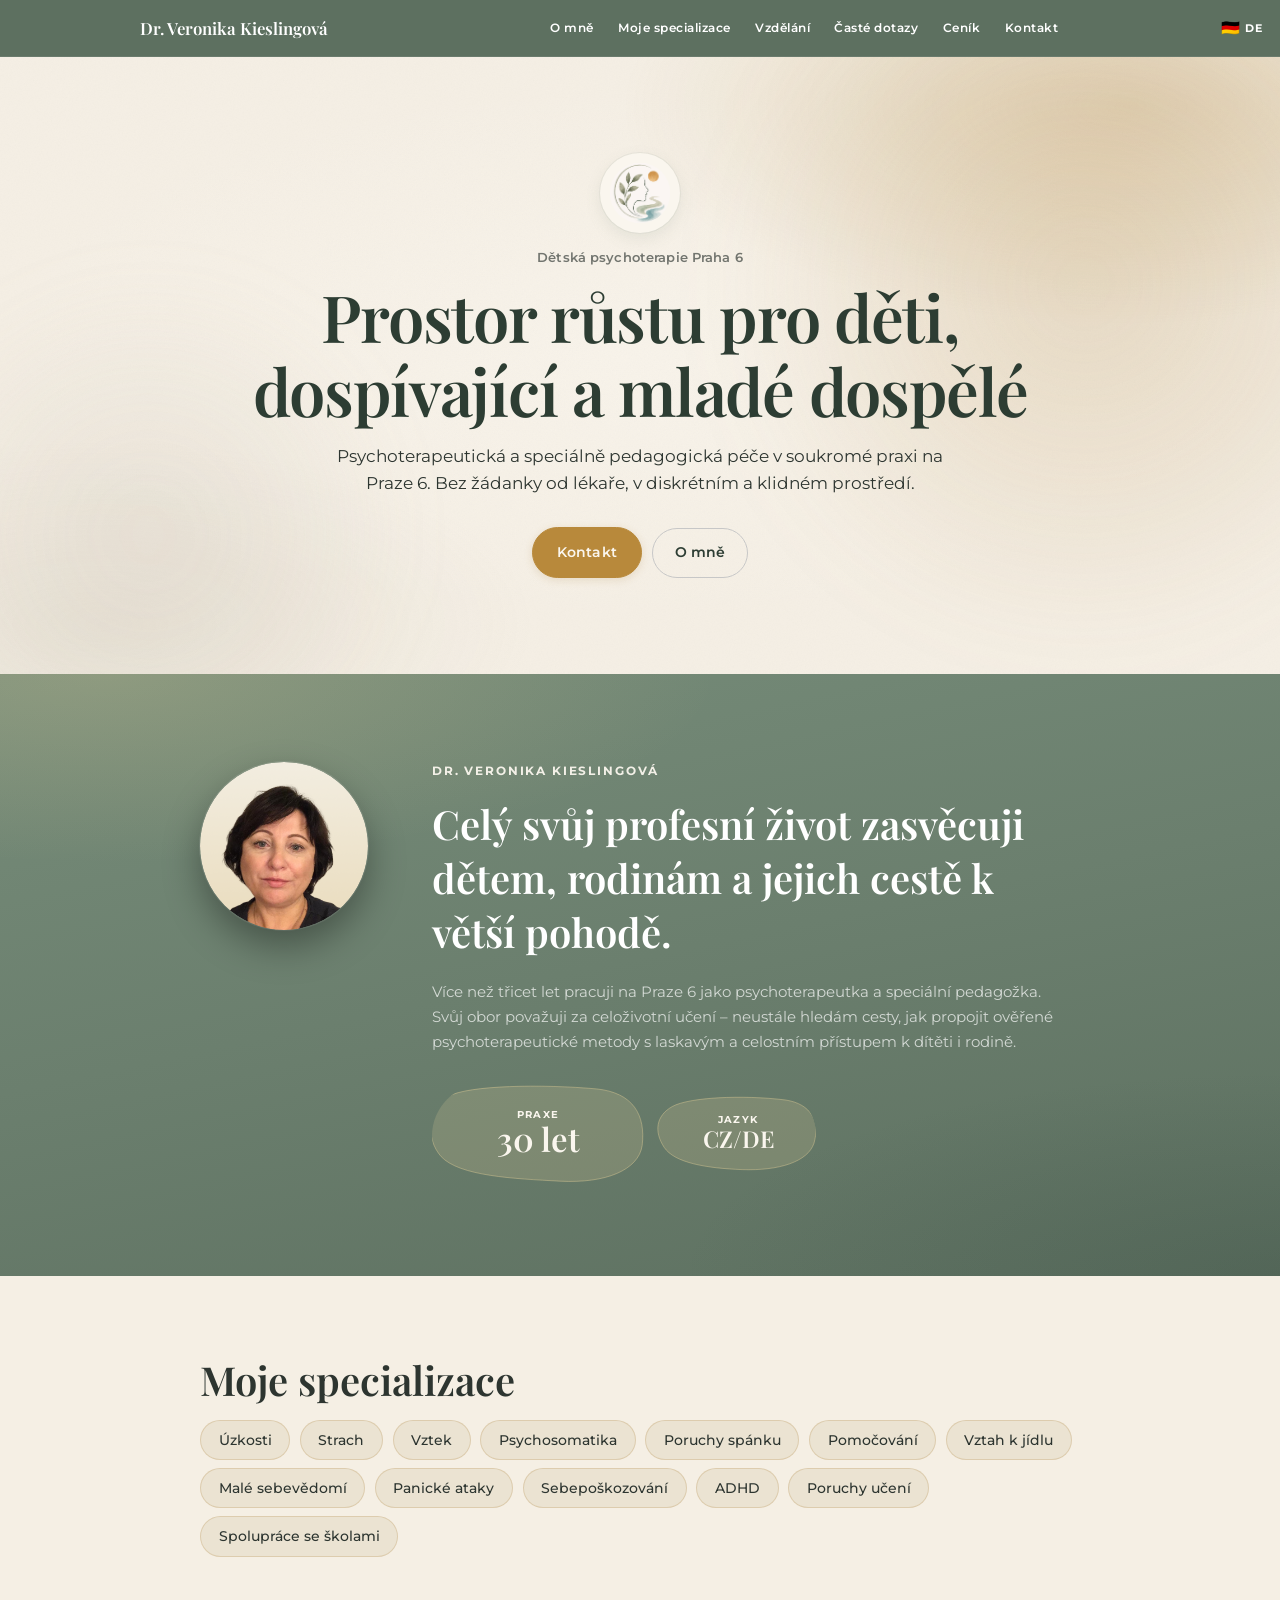
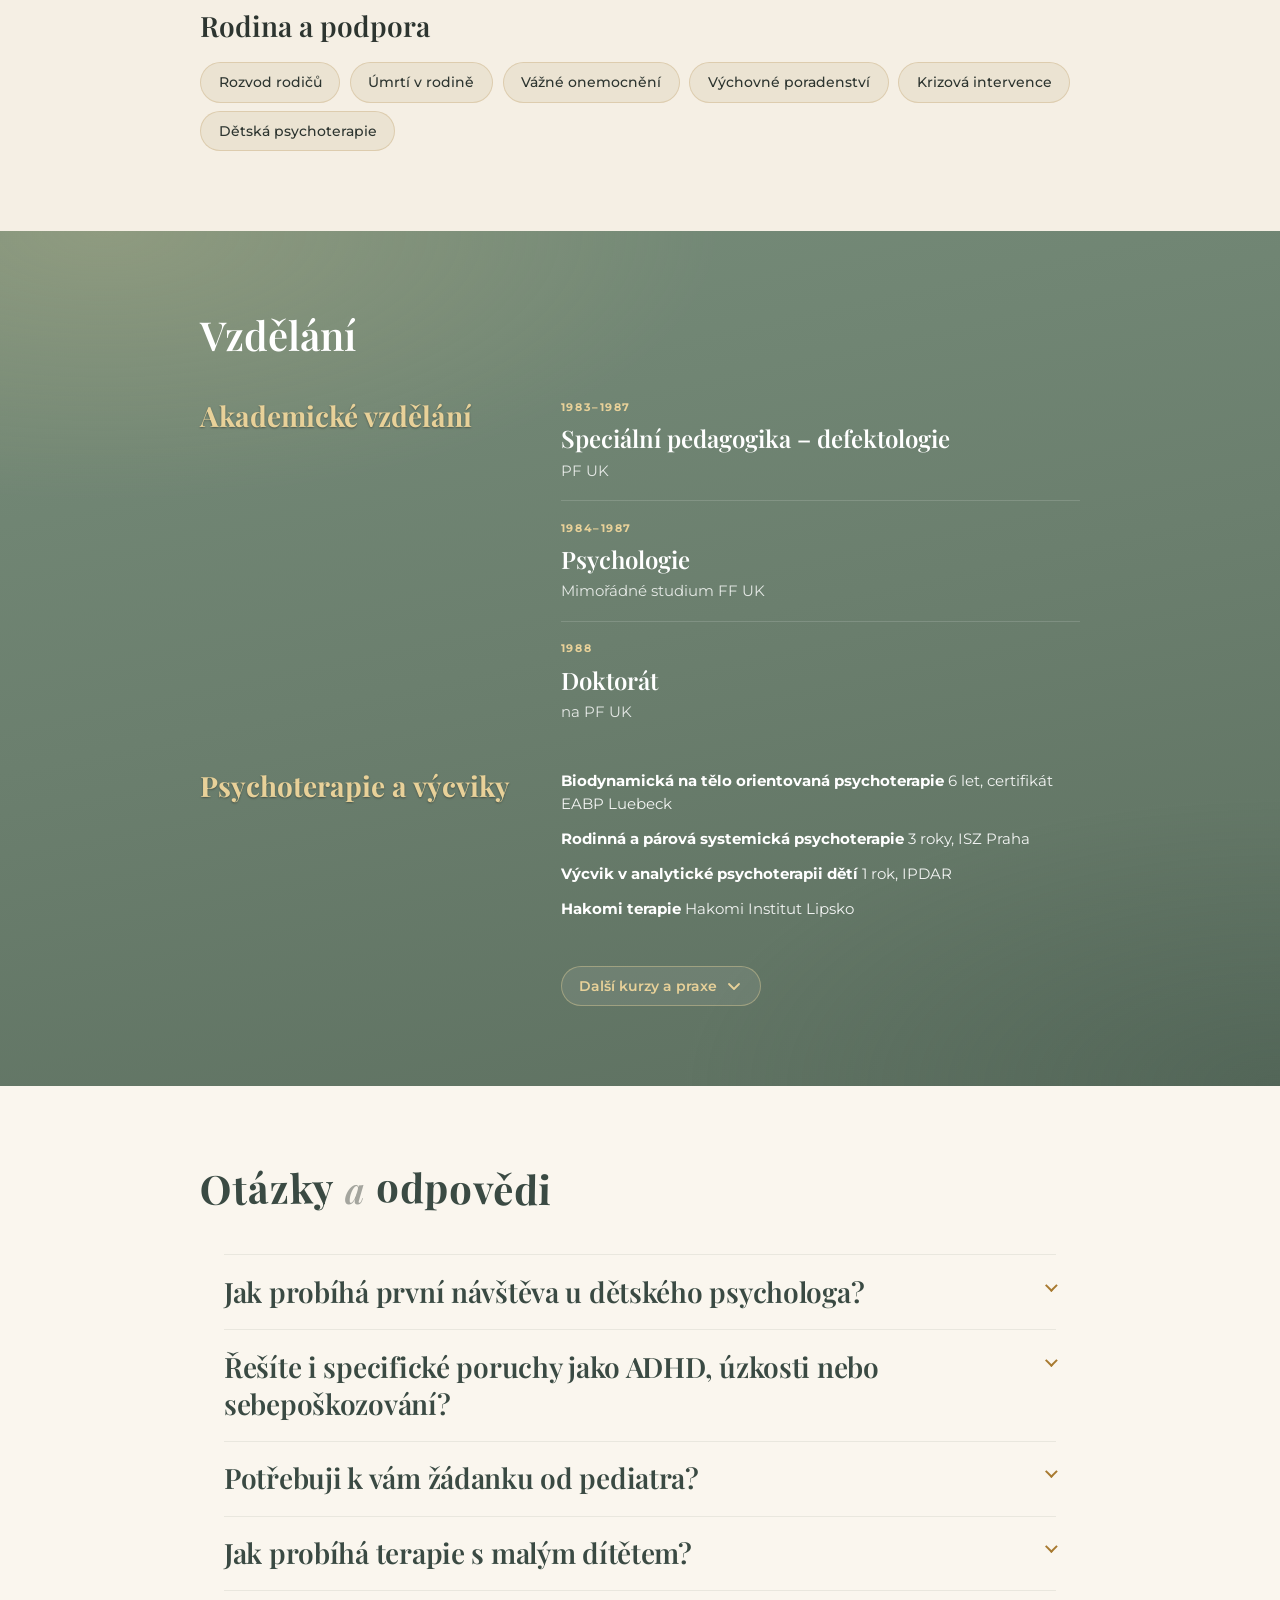
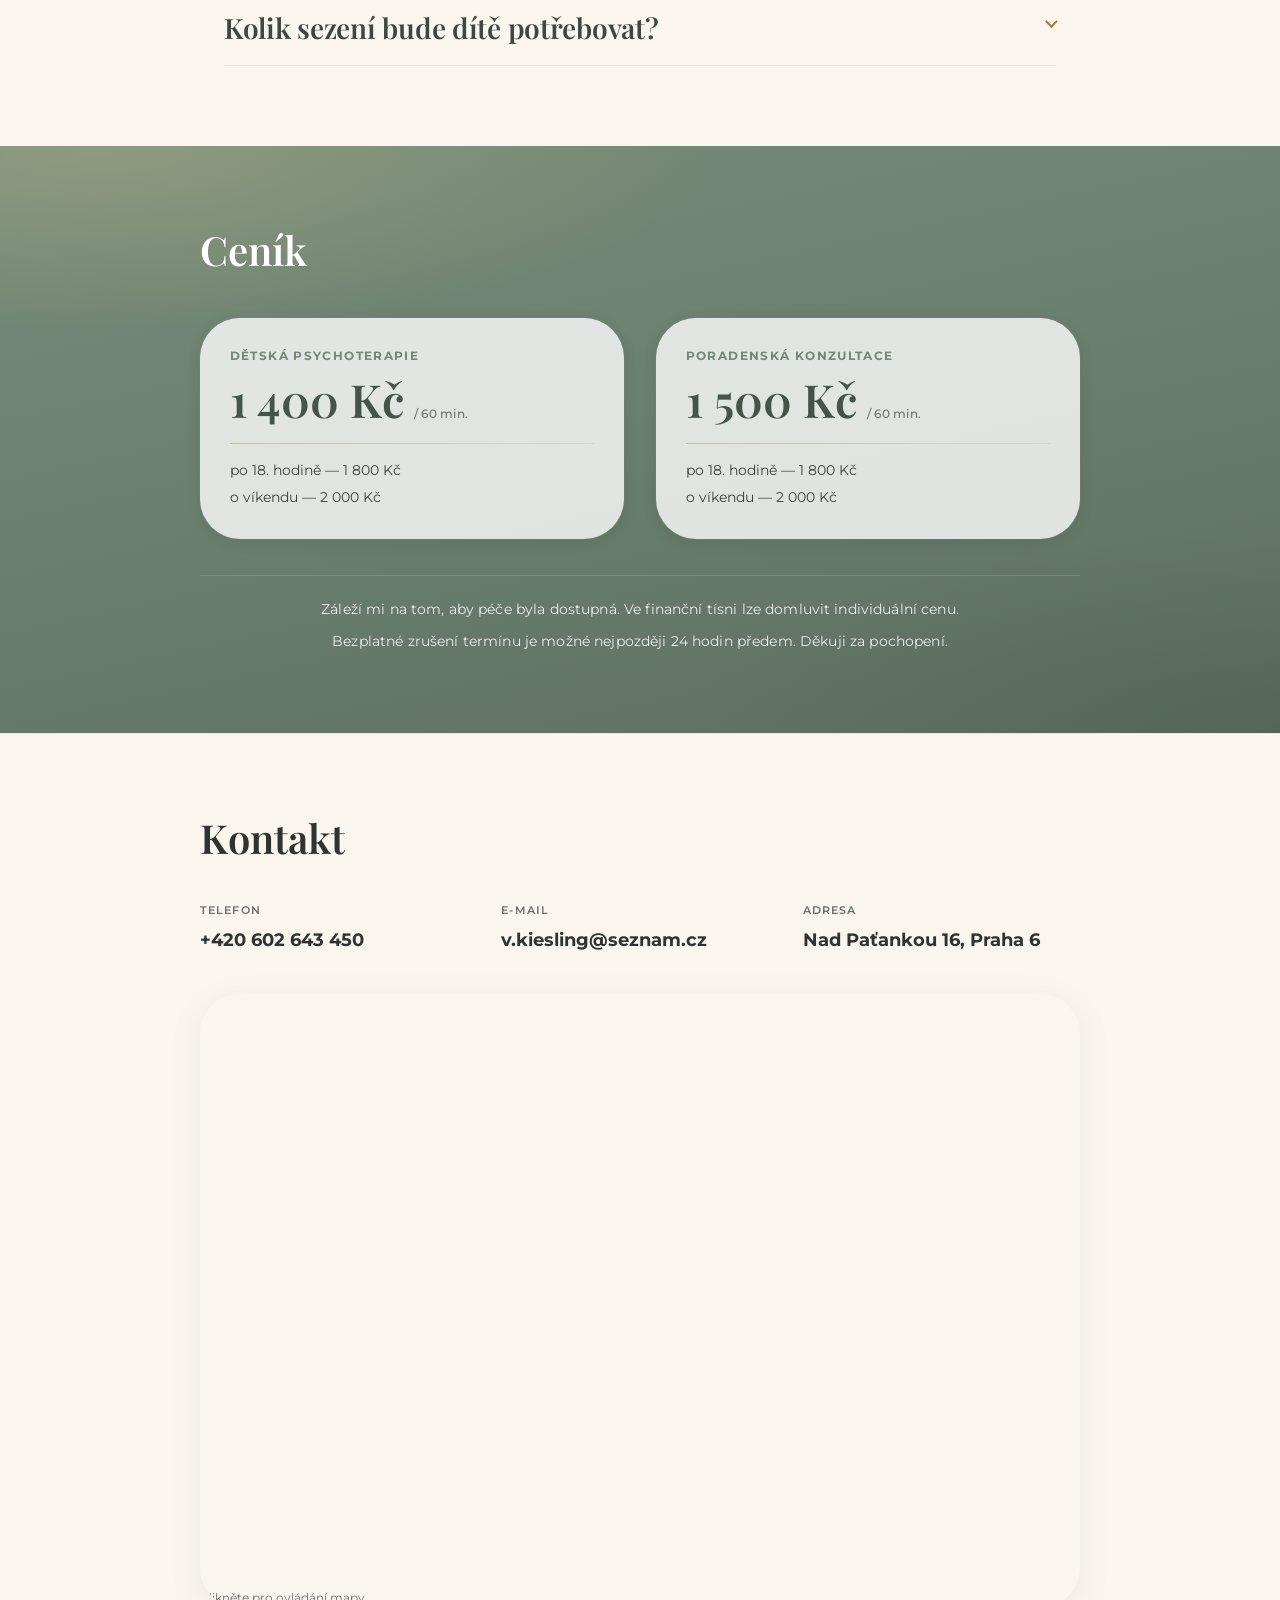
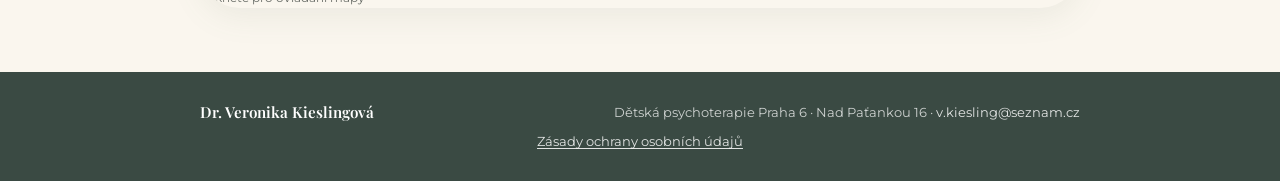
<file: index.html>
<!DOCTYPE html>
<html lang="cs">
  <head>
    <meta charset="utf-8" />
    <meta name="viewport" content="width=device-width, initial-scale=1" />
    <meta name="theme-color" content="#6b7f6e" />
    <title>Dětská psychoterapie Praha 6 | Dr. Veronika Kieslingová</title>
    <meta name="description" content="Dětská psychoterapie Praha 6 — Dr. Veronika Kieslingová. 30 let praxe, ADHD, úzkosti, poruchy učení. Soukromá praxe, bez žádanky. Tel. 602 643 450">
    <meta name="robots" content="index, follow" />
    <!-- TODO: vlož skutečný verifikační kód z Search Console -->
    <meta name="google-site-verification" content="REPLACE_WITH_VERIFICATION_CODE" />
    <link rel="preconnect" href="https://fonts.googleapis.com" />
    <link rel="preconnect" href="https://fonts.gstatic.com" crossorigin />
    <link
      href="https://fonts.googleapis.com/css2?family=Montserrat:wght@400;500;600;700&family=Playfair+Display:wght@600;700&display=swap"
      rel="stylesheet"
    />
    <link rel="icon" href="favicon-32.png?v=2" type="image/png" sizes="32x32" />
    <link rel="apple-touch-icon" href="apple-touch-icon.png?v=2" />
    <link rel="stylesheet" href="styles.css?v=73" />
    <link rel="canonical" href="https://detskapsychoterapie.cz/" />
    <link rel="alternate" hreflang="cs" href="https://detskapsychoterapie.cz/" />
    <link rel="alternate" hreflang="de" href="https://detskapsychoterapie.cz/?lang=de" />
    <link rel="alternate" hreflang="x-default" href="https://detskapsychoterapie.cz/" />
    <!-- Náhled při sdílení (OG / WhatsApp / iMessage); ?v= pro invalidaci cache -->
    <meta property="og:type" content="website" />
    <meta property="og:locale" content="cs_CZ" />
    <meta property="og:locale:alternate" content="de_DE" />
    <meta property="og:url" content="https://detskapsychoterapie.cz/" />
    <meta
      property="og:title"
      content="Dr. Veronika Kieslingová — Dětská psychoterapie Praha 6"
    />
    <meta
      property="og:description"
      content="Dětská psychoterapie a poradenství v Praze 6. 30 let praxe, ADHD, úzkosti, školní obtíže, rodinné poradenství. Soukromá praxe, bez žádanky."
    />
    <meta
      property="og:image"
      content="https://detskapsychoterapie.cz/og-share-1200.png?v=3"
    />
    <meta property="og:image:width" content="1200" />
    <meta property="og:image:height" content="630" />
    <meta
      property="og:image:alt"
      content="Dr. Veronika Kieslingová"
    />
    <meta name="twitter:card" content="summary_large_image" />
    <meta
      name="twitter:title"
      content="Dr. Veronika Kieslingová — Dětská psychoterapie Praha 6"
    />
    <meta
      name="twitter:description"
      content="Dětská psychoterapie a poradenství v Praze 6. Soukromá praxe, bez žádanky."
    />
    <meta
      name="twitter:image"
      content="https://detskapsychoterapie.cz/og-share-1200.png?v=3"
    />
  </head>
  <body>
    <a class="skip-link" href="#main" data-i18n="skip_to_content">Přeskočit na obsah</a>
    <nav class="site-nav" aria-label="Hlavní navigace">
      <div class="container site-nav__inner">
        <a class="site-nav__brand" href="#uvod">Dr. Veronika Kieslingová</a>
        <button
          type="button"
          class="site-nav__toggle"
          id="site-nav-toggle"
          aria-expanded="false"
          aria-controls="site-nav-menu"
          aria-label="Otevřít nebo zavřít menu"
        >
          <span class="site-nav__toggle-bars" aria-hidden="true"></span>
        </button>
        <ul class="site-nav__menu" id="site-nav-menu">
            <li>
              <a
                href="#o-mne"
                data-i18n="nav_about"
                data-i18n-title="nav_about_title"
                >O mně</a
              >
            </li>
            <li>
              <a
                href="#temata"
                data-i18n="nav_help"
                data-i18n-title="nav_help_title"
                >Moje specializace</a
              >
            </li>
            <li>
              <a
                href="#vzdelani"
                data-i18n="nav_edu"
                data-i18n-title="nav_edu_title"
                >Vzdělání</a
              >
            </li>
            <li>
              <a
                href="#faq"
                data-i18n="nav_faq"
                data-i18n-title="nav_faq_title"
                >Časté dotazy</a
              >
            </li>
            <li><a href="#cenik" data-i18n="nav_pricing">Ceník</a></li>
            <li><a href="#kontakt" data-i18n="nav_contact">Kontakt</a></li>
        </ul>
      </div>
      <div
        class="lang-switch lang-switch--corner"
        role="group"
        aria-label="Jazyk stránky"
      >
        <button
          type="button"
          class="lang-switch__btn"
          data-lang-toggle
          aria-pressed="false"
          data-i18n-title="lang_toggle_btn"
          title="Přeložit stránku do němčiny"
        >
          <span class="lang-switch__flag" aria-hidden="true"
            >&#x1F1E9;&#x1F1EA;</span
          >
          <span class="lang-switch__mark">DE</span>
        </button>
      </div>
    </nav>

    <main class="page-main" id="main">
    <header class="hero" id="uvod">
      <div class="container hero__grid">
        <div class="hero__content">
          <div class="hero__photo-wrap hero__photo-wrap--logo">
            <img
              src="brand-mark-icon.png?v=6"
              alt=""
              width="80"
              height="80"
              decoding="async"
              fetchpriority="high"
              aria-hidden="true"
            />
          </div>
          <p class="hero__kicker" data-i18n="hero_kicker">Dětská psychoterapie Praha 6</p>
          <h1
            class="hero__title"
            data-i18n="hero_title"
            data-i18n-html
            data-i18n-aria-label="hero_title_aria"
            aria-label="Prostor růstu pro děti, dospívající a mladé dospělé"
          ><span class="hero__title-line">Prostor růstu pro děti,</span><span class="hero__title-line">dospívající a mladé dospělé</span></h1>
          <p class="hero__perex" data-i18n="hero_perex">
            Psychoterapeutická a speciálně pedagogická péče v soukromé praxi na Praze 6. Bez žádanky od lékaře, v diskrétním a klidném prostředí.
          </p>
          <div class="hero__actions">
            <a class="hero__cta" href="#kontakt" data-i18n="hero_cta">Kontakt</a>
            <a class="hero__secondary" href="#o-mne" data-i18n="hero_secondary">O mně</a>
          </div>
        </div>
      </div>
    </header>

    <section class="about" id="o-mne" aria-labelledby="about-heading">
      <div class="container about__grid">
        <div class="about__media">
          <div class="about__photo-wrap">
            <img
              src="veronika-kieslingova.png?v=5"
              data-i18n-alt="hero_img_alt"
              alt="Dr. Veronika Kieslingová, dětská psycholožka Praha 6"
              width="400"
              height="400"
              decoding="async"
              loading="lazy"
            />
          </div>
        </div>
        <div class="about__intro">
          <p class="about__name">DR. VERONIKA KIESLINGOVÁ</p>
          <h2 id="about-heading" class="about__headline" data-i18n="about_headline">
            Celý svůj profesní život zasvěcuji dětem, rodinám a jejich cestě k větší pohodě.
          </h2>
          <p class="about__text" data-i18n="about_text">
            Více než třicet let pracuji na Praze 6 jako psychoterapeutka a speciální pedagožka. Svůj obor považuji za celoživotní učení – neustále hledám cesty, jak propojit ověřené psychoterapeutické metody s laskavým a celostním přístupem k dítěti i rodině.
          </p>
          <div class="badges-strip">
            <div class="badges" aria-hidden="true">
              <div class="hex">
                <svg class="hex__blob" viewBox="0 0 232 160" preserveAspectRatio="none" xmlns="http://www.w3.org/2000/svg">
                  <path d="M18 20 C40 2, 120 0, 180 8 C220 14, 234 50, 230 100 C226 140, 190 162, 140 158 C90 154, 30 150, 10 118 C-8 88, -4 38, 18 20Z"/>
                </svg>
                <div class="hex__inner">
                  <div class="hex__label" data-i18n="about_stat_practice">PRAXE</div>
                  <div class="hex__value" data-i18n="about_stat_practice_val">30 let</div>
                </div>
              </div>
              <div class="hex">
                <svg class="hex__blob" viewBox="0 0 152 112" preserveAspectRatio="none" xmlns="http://www.w3.org/2000/svg">
                  <path d="M12 16 C28 2, 80 -2, 122 6 C148 12, 156 40, 150 72 C144 100, 116 114, 80 112 C46 110, 14 102, 4 78 C-6 54, -4 30, 12 16Z"/>
                </svg>
                <div class="hex__inner">
                  <div class="hex__label" data-i18n="about_stat_lang">JAZYK</div>
                  <div class="hex__value">CZ/DE</div>
                </div>
              </div>
            </div>
          </div>
        </div>
      </div>
    </section>

    <section class="topics" id="temata" aria-labelledby="temata-heading">
      <div class="container">
        <h2 id="temata-heading" class="page-title" data-i18n="topics_heading">Moje specializace</h2>
        <div class="tags topics__lead-tags">
          <button type="button" class="tag" data-def="uzkosti" data-i18n="tag_uzkosti">Úzkosti</button>
          <button type="button" class="tag" data-def="strach" data-i18n="tag_strach">Strach</button>
          <button type="button" class="tag" data-def="vztek" data-i18n="tag_vztek">Vztek</button>
          <button type="button" class="tag" data-def="psychosomatika" data-i18n="tag_psychosomatika">Psychosomatika</button>
          <button type="button" class="tag" data-def="poruchy-spanku" data-i18n="tag_poruchy_spanku">Poruchy spánku</button>
          <button type="button" class="tag" data-def="pomocovani" data-i18n="tag_pomocovani">Pomočování</button>
          <button type="button" class="tag" data-def="vztah-k-jidlu" data-i18n="tag_vztah_k_jidlu">Vztah k jídlu</button>
          <button type="button" class="tag" data-def="male-sebevedomi" data-i18n="tag_male_sebevedomi">Malé sebevědomí</button>
          <button type="button" class="tag" data-def="panicke-ataky" data-i18n="tag_panicke_ataky">Panické ataky</button>
          <button type="button" class="tag" data-def="sebeposkozovani" data-i18n="tag_sebeposkozovani">Sebepoškozování</button>
          <button type="button" class="tag" data-def="adhd" data-i18n="tag_adhd">ADHD</button>
          <button type="button" class="tag" data-def="poruchy-uceni" data-i18n="tag_poruchy_uceni">Poruchy učení</button>
          <button type="button" class="tag" data-def="spoluprace-se-skolami" data-i18n="tag_spoluprace_se_skolami">Spolupráce se školami</button>
        </div>
        <div class="topic-block">
          <h3 data-i18n="topic_family">Rodina a podpora</h3>
          <div class="tags">
            <button type="button" class="tag" data-def="rozvod-rodicu" data-i18n="tag_rozvod_rodicu">Rozvod rodičů</button>
            <button type="button" class="tag" data-def="umrti-v-rodine" data-i18n="tag_umrti_v_rodine">Úmrtí v rodině</button>
            <button type="button" class="tag" data-def="vazne-onemocneni" data-i18n="tag_vazne_onemocneni">Vážné onemocnění</button>
            <button type="button" class="tag" data-def="vychovne-poradenstvi" data-i18n="tag_vychovne_poradenstvi">Výchovné poradenství</button>
            <button type="button" class="tag" data-def="krizova-intervence" data-i18n="tag_krizova_intervence">Krizová intervence</button>
            <button type="button" class="tag" data-def="detska-psychoterapie" data-i18n="tag_detska_psychoterapie">Dětská psychoterapie</button>
          </div>
        </div>
      </div>
    </section>

    <section class="section-purple-light" id="vzdelani" aria-labelledby="vzdelani-nadpis">
      <div class="container">
        <h2 id="vzdelani-nadpis" class="page-title" data-i18n="edu_heading">Vzdělání</h2>

        <div class="edu-row">
          <div class="edu-row__intro">
            <h3 class="edu-row__title" data-i18n="edu_academic">Akademické vzdělání</h3>
          </div>
          <div class="edu-row__content">
            <div class="edu-pillars">
              <article class="edu-pillar">
                <p class="edu-pillar__period">1983–1987</p>
                <h4 class="edu-pillar__degree" data-i18n="edu_degree1">Speciální pedagogika – defektologie</h4>
                <p class="edu-pillar__school">PF UK</p>
              </article>
              <article class="edu-pillar">
                <p class="edu-pillar__period">1984–1987</p>
                <h4 class="edu-pillar__degree" data-i18n="edu_degree2">Psychologie</h4>
                <p class="edu-pillar__school" data-i18n="edu_school2">Mimořádné studium FF UK</p>
              </article>
              <article class="edu-pillar">
                <p class="edu-pillar__period">1988</p>
                <h4 class="edu-pillar__degree" data-i18n="edu_degree3">Doktorát</h4>
                <p class="edu-pillar__school" data-i18n="edu_school3">na PF UK</p>
              </article>
            </div>
          </div>
        </div>

        <div class="edu-row">
          <div class="edu-row__intro">
            <h3 class="edu-row__title" data-i18n="edu_psychotherapy">Psychoterapie a výcviky</h3>
          </div>
          <div class="edu-row__content">
            <ul class="edu-list">
              <li data-i18n-edu-li="0">
                <strong>Biodynamická na tělo orientovaná psychoterapie</strong>
                6 let, certifikát EABP Luebeck
              </li>
              <li data-i18n-edu-li="1">
                <strong>Rodinná a párová systemická psychoterapie</strong>
                3 roky, ISZ Praha
              </li>
              <li data-i18n-edu-li="2">
                <strong>Výcvik v analytické psychoterapii dětí</strong>
                1 rok, IPDAR
              </li>
              <li data-i18n-edu-li="3">
                <strong>Hakomi terapie</strong>
                Hakomi Institut Lipsko
              </li>
            </ul>
          </div>
        </div>

        <div class="edu-more-outer">
          <div class="edu-more-wrap">
            <button type="button" class="edu-more-btn" aria-expanded="false" aria-controls="edu-more-content" data-i18n="edu_more">
              Další kurzy a praxe
              <svg class="edu-more-btn__icon" aria-hidden="true" width="16" height="16" viewBox="0 0 16 16" fill="none">
                <path d="M3 6l5 5 5-5" stroke="currentColor" stroke-width="1.8" stroke-linecap="round" stroke-linejoin="round"/>
              </svg>
            </button>
            <div class="edu-more-content" id="edu-more-content" hidden>
              <div class="edu-row">
                <div class="edu-row__intro">
                  <h3 class="edu-row__title" data-i18n="edu_extra_psych">Psychoterapie</h3>
                </div>
                <div class="edu-row__content">
                  <ul class="edu-list">
                    <li data-i18n-edu-li="4"><strong>Systemická práce</strong> s dětmi a dospívajícími, SPAS Praha</li>
                    <li data-i18n-edu-li="5"><strong>Psychoterapie dětí a dospívajících</strong> – Manfred Voght, ISZ Praha</li>
                    <li data-i18n-edu-li="6"><strong>Emoční a sociální zrod dítěte</strong>, CKP Dobřichovice</li>
                    <li data-i18n-edu-li="7"><strong>Práce se snem</strong> a životním příběhem, SPP Brno</li>
                    <li data-i18n-edu-li="8"><strong>Sókratovský rozhovor</strong>, SPP Brno</li>
                    <li data-i18n-edu-li="9"><strong>Hledání a léčba vnitřního dítěte</strong>, IPIPAPP Olomouc</li>
                    <li data-i18n-edu-li="10"><strong>Krizová intervence</strong>, Remedium Praha</li>
                    <li data-i18n-edu-li="11"><strong>Krizová telefonická intervence</strong>, Remedium Praha a Linka bezpečí Praha</li>
                    <li data-i18n-edu-li="12"><strong>Poradenství v menopauze</strong> – FSB Romanshorn, Švýcarsko</li>
                  </ul>
                </div>
              </div>
              <div class="edu-row">
                <div class="edu-row__intro">
                  <h3 class="edu-row__title" data-i18n="edu_extra_spec">Speciální pedagogika a diagnostika</h3>
                </div>
                <div class="edu-row__content">
                  <ul class="edu-list">
                    <li data-i18n-edu-li="13"><strong>Aspergerův syndrom</strong>, ČLK Praha</li>
                    <li data-i18n-edu-li="14"><strong>Parciální insuficience perceptivně-funkcionální eficience</strong>, Prodys Praha</li>
                    <li data-i18n-edu-li="15"><strong>Neklidné dítě – speciální výuka dovedností</strong>, Dyscentrum Praha</li>
                    <li data-i18n-edu-li="16"><strong>Reedukace specifických poruch učení formou trampolingu</strong>, Dyscentrum Praha</li>
                    <li data-i18n-edu-li="17"><strong>Percepční a motorická oslabení ve školní praxi</strong>, Prodys Praha</li>
                    <li data-i18n-edu-li="18"><strong>Kumot</strong>, Dyscentrum Praha</li>
                    <li data-i18n-edu-li="19"><strong>Kineziologie One Brain</strong>, 1. a 2. stupeň, Praha</li>
                  </ul>
                </div>
              </div>
              <div class="edu-row">
                <div class="edu-row__intro">
                  <h3 class="edu-row__title" data-i18n="edu_body">Zaměření na tělo</h3>
                </div>
                <div class="edu-row__content">
                  <ul class="edu-list">
                    <li data-i18n-edu-li="20"><strong>Biorelease terapie</strong> EABP Luebeck</li>
                    <li data-i18n-edu-li="21"><strong>Progresívní svalová relaxace</strong> Praha</li>
                    <li data-i18n-edu-li="22"><strong>Holotropní dýchání</strong> SPP Brno</li>
                    <li data-i18n-edu-li="23"><strong>Léčba zvukem tibetských mís</strong> PHA Vídeň</li>
                    <li data-i18n-edu-li="24"><strong>Bachovy květové esence</strong>, 1. a 2. stupeň Akvamarín Praha</li>
                  </ul>
                </div>
              </div>
              <div class="edu-row">
                <div class="edu-row__intro">
                  <h3 class="edu-row__title" data-i18n="edu_practice">Praxe</h3>
                </div>
                <div class="edu-row__content">
                  <ul class="edu-list">
                    <li data-i18n-edu-li="25"><strong>Obvodní ústav národního zdraví</strong> Praha 1, Praha 5</li>
                    <li data-i18n-edu-li="26"><strong>Soukromá speciálně pedagogická praxe Poerta</strong> – terapeut</li>
                    <li data-i18n-edu-li="27"><strong>Linka bezpečí</strong> – konzultant, supervizor</li>
                    <li data-i18n-edu-li="28"><strong>Cesta k pohodě</strong> – terapeut, lektor vzdělávání</li>
                    <li data-i18n-edu-li="29"><strong>Soukromá speciálně pedagogická a psychoterapeutická praxe</strong> – terapeut</li>
                    <li data-i18n-edu-li="30"><strong>Německá škola a gymnázium</strong> v Praze 5 – psycholog</li>
                    <li data-i18n-edu-li="31"><strong>Německá mateřská škola</strong> v Praze 5 – psycholog</li>
                    <li data-i18n-edu-li="32"><strong>Dětská skupina Romodrom</strong> – terapeut</li>
                    <li data-i18n-edu-li="34"><strong>Renomia</strong> – psychologické konzultace od roku 2019</li>
                  </ul>
                </div>
              </div>
            </div>
          </div>
        </div>
      </div>
    </section>

    <section class="section-light faq-section" id="faq" aria-labelledby="faq-nadpis">
      <div class="container">
        <h2 id="faq-nadpis" class="page-title faq-page-title">
          <span class="faq-page-title__line faq-page-title__line--q" data-i18n="faq_title_q">Otázky</span>
          <span class="faq-page-title__mid" aria-hidden="true" data-i18n="faq_title_mid">a</span>
          <span class="faq-page-title__line faq-page-title__line--a" data-i18n="faq_title_a">odpovědi</span>
        </h2>
        <div class="faq-list">
          <article class="faq-item">
            <button
              type="button"
              class="faq-item__trigger"
              id="faq-trigger-1"
              aria-expanded="false"
              aria-controls="faq-panel-1"
            >
              <span class="faq-item__question" data-i18n="faq_q1">Jak probíhá první návštěva u dětského psychologa?</span>
              <span class="faq-item__chevron" aria-hidden="true"></span>
            </button>
            <div
              class="faq-item__panel"
              id="faq-panel-1"
              role="region"
              aria-labelledby="faq-trigger-1"
              hidden
            >
              <blockquote data-i18n="faq_a1" data-i18n-html>
                „První konzultace probíhá obvykle pouze s rodiči, bez přítomnosti dítěte. Potřebuji znát detailní rodinnou anamnézu a pohled rodičů na problémy ve škole či doma. Společně nastavíme plán, jak dítěti návštěvu v naší ordinaci na Praze 6 vysvětlit tak, aby se nebálo a cítilo se bezpečně."
              </blockquote>
            </div>
          </article>
          <article class="faq-item">
            <button
              type="button"
              class="faq-item__trigger"
              id="faq-trigger-2"
              aria-expanded="false"
              aria-controls="faq-panel-2"
            >
              <span class="faq-item__question" data-i18n="faq_q2">Řešíte i specifické poruchy jako ADHD, úzkosti nebo sebepoškozování?</span>
              <span class="faq-item__chevron" aria-hidden="true"></span>
            </button>
            <div
              class="faq-item__panel"
              id="faq-panel-2"
              role="region"
              aria-labelledby="faq-trigger-2"
              hidden
            >
              <blockquote data-i18n="faq_a2" data-i18n-html>
                „Ano, ve své praxi se specializuji na široké spektrum potíží. Pomáhám dětem zvládat úzkostné stavy, panické ataky, ADHD a poruchy soustředění. Věnuji se také psychosomatickým potížím a provázím rodiny náročným obdobím, jako je rozvod rodičů, vážné onemocnění nebo úmrtí v rodině.“
              </blockquote>
            </div>
          </article>
          <article class="faq-item">
            <button
              type="button"
              class="faq-item__trigger"
              id="faq-trigger-3"
              aria-expanded="false"
              aria-controls="faq-panel-3"
            >
              <span class="faq-item__question" data-i18n="faq_q3">Potřebuji k vám žádanku od pediatra?</span>
              <span class="faq-item__chevron" aria-hidden="true"></span>
            </button>
            <div
              class="faq-item__panel"
              id="faq-panel-3"
              role="region"
              aria-labelledby="faq-trigger-3"
              hidden
            >
              <blockquote data-i18n="faq_a3" data-i18n-html>
                „Ne, žádanku od lékaře nepotřebujete. Jsem soukromé zařízení, což zaručuje krátké objednací lhůty a maximální diskrétnost. Vaše návštěvy se nezapisují do zdravotní dokumentace u pediatra. Služby hradíte formou přímé platby (viz ceník psychoterapie níže)."
              </blockquote>
            </div>
          </article>
          <article class="faq-item">
            <button
              type="button"
              class="faq-item__trigger"
              id="faq-trigger-4"
              aria-expanded="false"
              aria-controls="faq-panel-4"
            >
              <span class="faq-item__question" data-i18n="faq_q4">Jak probíhá terapie s malým dítětem?</span>
              <span class="faq-item__chevron" aria-hidden="true"></span>
            </button>
            <div
              class="faq-item__panel"
              id="faq-panel-4"
              role="region"
              aria-labelledby="faq-trigger-4"
              hidden
            >
              <blockquote data-i18n="faq_a4" data-i18n-html>
                „U menších dětí neprobíhá terapie klasickým rozhovorem – pracuji s hrou, kresbou, příběhy a dalšími technikami, které jsou dítěti přirozené. Prostřednictvím hry se děti otevírají mnohem snáz než slovy. Rodiče jsou pravidelně informováni o průběhu a dostávají konkrétní tipy, jak dítěti pomáhat i doma.“
              </blockquote>
            </div>
          </article>
          <article class="faq-item">
            <button
              type="button"
              class="faq-item__trigger"
              id="faq-trigger-5"
              aria-expanded="false"
              aria-controls="faq-panel-5"
            >
              <span class="faq-item__question" data-i18n="faq_q5">Kolik sezení bude dítě potřebovat?</span>
              <span class="faq-item__chevron" aria-hidden="true"></span>
            </button>
            <div
              class="faq-item__panel"
              id="faq-panel-5"
              role="region"
              aria-labelledby="faq-trigger-5"
              hidden
            >
              <blockquote data-i18n="faq_a5" data-i18n-html>
                „Délka terapie závisí na povaze a hloubce obtíží. U některých dětí stačí několik konzultací zaměřených na konkrétní situaci, jiné případy vyžadují dlouhodobější spolupráci. Vždy postupujeme podle individuálního plánu a průběh pravidelně vyhodnocujeme společně s rodiči.“
              </blockquote>
            </div>
          </article>
        </div>
      </div>
    </section>

    <section class="section-purple pricing" id="cenik" aria-labelledby="cenik-nadpis">
      <div class="container">
        <h2 id="cenik-nadpis" class="page-title" data-i18n="pricing_heading">Ceník</h2>
        <div class="pricing__cards">
          <article class="pricing__card">
            <h3 class="pricing__card-title" data-i18n="pricing_child">
              Dětská psychoterapie
            </h3>
            <p class="pricing__price-row">
              <span class="pricing__price" data-i18n="pricing_price_child">1 400 Kč</span>
              <span class="pricing__price-hint" data-i18n="pricing_base_hint">/ 60 min.</span>
            </p>
            <div class="pricing__card-divider" aria-hidden="true"></div>
            <p class="pricing__note" data-i18n="pricing_note_evening">
              po 18. hodině — 1 800 Kč
            </p>
            <p class="pricing__note" data-i18n="pricing_note_weekend">
              o víkendu — 2 000 Kč
            </p>
          </article>
          <article class="pricing__card">
            <h3 class="pricing__card-title" data-i18n="pricing_consult">
              Poradenská konzultace
            </h3>
            <p class="pricing__price-row">
              <span class="pricing__price" data-i18n="pricing_price_consult">1 500 Kč</span>
              <span class="pricing__price-hint" data-i18n="pricing_consult_hint">/ 60 min.</span>
            </p>
            <div class="pricing__card-divider" aria-hidden="true"></div>
            <p class="pricing__note" data-i18n="pricing_note_evening2">
              po 18. hodině — 1 800 Kč
            </p>
            <p class="pricing__note" data-i18n="pricing_note_weekend2">
              o víkendu — 2 000 Kč
            </p>
          </article>
        </div>
        <div class="pricing__footnotes">
          <p class="pricing__access-note" data-i18n="pricing_access_note">
            Záleží mi na tom, aby péče byla dostupná. Ve finanční tísni lze domluvit individuální cenu.
          </p>
          <p class="pricing__policy-text" data-i18n="pricing_banner">
            Bezplatné zrušení termínu je možné nejpozději 24 hodin předem. Děkuji za
            pochopení.
          </p>
        </div>
      </div>
    </section>

    <section class="contact" id="kontakt" aria-labelledby="kontakt-nadpis">
      <div class="container">
        <h2 id="kontakt-nadpis" class="page-title" data-i18n="contact_heading">Kontakt</h2>
        <div class="contact__grid">
          <div>
            <span class="contact__label" data-i18n="contact_phone">Telefon</span>
            <a class="contact__value" href="tel:+420602643450">+420 602 643 450</a>
          </div>
          <div>
            <span class="contact__label" data-i18n="contact_email">E-mail</span>
            <a class="contact__value" href="mailto:v.kiesling@seznam.cz">v.kiesling@seznam.cz</a>
          </div>
          <div>
            <span class="contact__label" data-i18n="contact_address">Adresa</span>
            <a
              class="contact__value contact__value--address"
              href="https://mapy.cz/zakladni?q=Nad+Pa%C5%A5ankou+16%2C+Praha+6"
              target="_blank"
              rel="noopener noreferrer"
              >Nad Paťankou 16, Praha 6</a
            >
          </div>
        </div>
        <div class="contact__map">
          <div class="map-wrap">
            <iframe
              style="border: none"
              src="https://mapy.com/s/geheholako"
              width="700"
              height="466"
              frameborder="0"
              data-i18n-title="map_iframe_title"
              title="Mapa ordinace — Nad Paťankou 16, Praha 6"
              loading="lazy"
            ></iframe>
            <div class="map-overlay" aria-hidden="true"></div>
          </div>
          <p class="map-hint" data-i18n="map_hint">Klikněte pro ovládání mapy</p>
        </div>
      </div>
    </section>
    </main>

    <footer class="site-footer">
      <div class="container site-footer__inner">
        <p class="site-footer__name">Dr. Veronika Kieslingová</p>
        <p class="site-footer__copy" data-i18n="footer_line" data-i18n-html>
          Dětská psychoterapie Praha 6 &middot; Nad Paťankou 16 &middot; <a href="mailto:v.kiesling@seznam.cz">v.kiesling@seznam.cz</a>
        </p>
        <p class="site-footer__privacy">
          <a href="/ochrana-osobnich-udaju.html" class="site-footer__privacy-link" data-i18n="footer_privacy">
            Zásady ochrany osobních údajů
          </a>
        </p>
      </div>
    </footer>

    <script src="i18n.js?v=43" defer></script>
    <script src="faq.js?v=1" defer></script>
    <script src="tags.js?v=24" defer></script>
    <script>
      (function () {
        var wrap = document.querySelector(".map-wrap");
        if (!wrap) return;
        wrap.querySelector(".map-overlay").addEventListener("click", function () {
          wrap.classList.add("active");
        });
        document.addEventListener("click", function (e) {
          if (!wrap.contains(e.target)) {
            wrap.classList.remove("active");
          }
        });
      })();

      (function () {
        var btn = document.querySelector(".edu-more-btn");
        var content = document.getElementById("edu-more-content");
        if (!btn || !content) return;
        btn.addEventListener("click", function () {
          var expanded = btn.getAttribute("aria-expanded") === "true";
          btn.setAttribute("aria-expanded", String(!expanded));
          content.hidden = expanded;
        });
      })();

      (function () {
        var nav = document.querySelector(".site-nav");
        var toggle = document.getElementById("site-nav-toggle");
        var menu = document.getElementById("site-nav-menu");
        if (!nav || !toggle || !menu) return;

        function setOpen(open) {
          nav.classList.toggle("site-nav--open", open);
          toggle.setAttribute("aria-expanded", open ? "true" : "false");
          document.body.classList.toggle("site-nav-open", open);
        }

        toggle.addEventListener("click", function (e) {
          e.stopPropagation();
          setOpen(!nav.classList.contains("site-nav--open"));
        });

        menu.querySelectorAll("a").forEach(function (a) {
          a.addEventListener("click", function () {
            setOpen(false);
          });
        });

        document.addEventListener("keydown", function (e) {
          if (e.key === "Escape") setOpen(false);
        });

        document.addEventListener("click", function (e) {
          if (!nav.classList.contains("site-nav--open")) return;
          if (!nav.contains(e.target)) setOpen(false);
        });

        var mq = window.matchMedia("(min-width: 768px)");
        function closeIfDesktop() {
          if (mq.matches) setOpen(false);
        }
        if (mq.addEventListener) mq.addEventListener("change", closeIfDesktop);
        else if (mq.addListener) mq.addListener(closeIfDesktop);
      })();
    </script>
    <script type="application/ld+json">
{
  "@context": "https://schema.org",
  "@type": ["MedicalBusiness", "Physician"],
  "name": "Dr. Veronika Kieslingová – Dětská psychoterapie",
  "description": "Psychoterapeutická a speciálně pedagogická péče pro děti, dospívající a jejich rodiny. Soukromá praxe v Praze 6.",
  "url": "https://detskapsychoterapie.cz/",
  "telephone": "+420602643450",
  "email": "v.kiesling@seznam.cz",
  "image": "https://detskapsychoterapie.cz/veronika-kieslingova.png",
  "priceRange": "1400–2000 CZK",
  "medicalSpecialty": ["Psychiatric", "Pediatric"],
  "address": {
    "@type": "PostalAddress",
    "streetAddress": "Nad Paťankou 1785/16",
    "addressLocality": "Praha 6",
    "postalCode": "160 00",
    "addressCountry": "CZ"
  },
  "geo": {
    "@type": "GeoCoordinates",
    "latitude": 50.1149864,
    "longitude": 14.3873939
  },
  "areaServed": {
    "@type": "City",
    "name": "Praha"
  },
  "availableLanguage": ["cs", "de"]
}
    </script>
    <script type="application/ld+json">
{
  "@context": "https://schema.org",
  "@type": "FAQPage",
  "mainEntity": [
    {
      "@type": "Question",
      "name": "Jak probíhá první návštěva u dětského psychologa?",
      "acceptedAnswer": {
        "@type": "Answer",
        "text": "První konzultace probíhá obvykle pouze s rodiči, bez přítomnosti dítěte. Potřebuji znát detailní rodinnou anamnézu a pohled rodičů na problémy ve škole či doma. Společně nastavíme plán, jak dítěti návštěvu v naší ordinaci na Praze 6 vysvětlit tak, aby se nebálo a cítilo se bezpečně."
      }
    },
    {
      "@type": "Question",
      "name": "Řešíte i specifické poruchy jako ADHD, úzkosti nebo sebepoškozování?",
      "acceptedAnswer": {
        "@type": "Answer",
        "text": "Ano, ve své praxi se specializuji na široké spektrum potíží. Pomáhám dětem zvládat úzkostné stavy, panické ataky, ADHD a poruchy soustředění. Věnuji se také psychosomatickým potížím a provázím rodiny náročným obdobím, jako je rozvod rodičů, vážné onemocnění nebo úmrtí v rodině."
      }
    },
    {
      "@type": "Question",
      "name": "Potřebuji k vám žádanku od pediatra?",
      "acceptedAnswer": {
        "@type": "Answer",
        "text": "Ne, žádanku od lékaře nepotřebujete. Jsem soukromé zařízení, což zaručuje krátké objednací lhůty a maximální diskrétnost. Vaše návštěvy se nezapisují do zdravotní dokumentace u pediatra. Služby hradíte formou přímé platby (viz ceník psychoterapie níže)."
      }
    },
    {
      "@type": "Question",
      "name": "Jak probíhá terapie s malým dítětem?",
      "acceptedAnswer": {
        "@type": "Answer",
        "text": "U menších dětí neprobíhá terapie klasickým rozhovorem – pracuji s hrou, kresbou, příběhy a dalšími technikami, které jsou dítěti přirozené. Prostřednictvím hry se děti otevírají mnohem snáz než slovy. Rodiče jsou pravidelně informováni o průběhu a dostávají konkrétní tipy, jak dítěti pomáhat i doma."
      }
    },
    {
      "@type": "Question",
      "name": "Kolik sezení bude dítě potřebovat?",
      "acceptedAnswer": {
        "@type": "Answer",
        "text": "Délka terapie závisí na povaze a hloubce obtíží. U některých dětí stačí několik konzultací zaměřených na konkrétní situaci, jiné případy vyžadují dlouhodobější spolupráci. Vždy postupujeme podle individuálního plánu a průběh pravidelně vyhodnocujeme společně s rodiči."
      }
    }
  ]
}
    </script>
  </body>
</html>
</file>
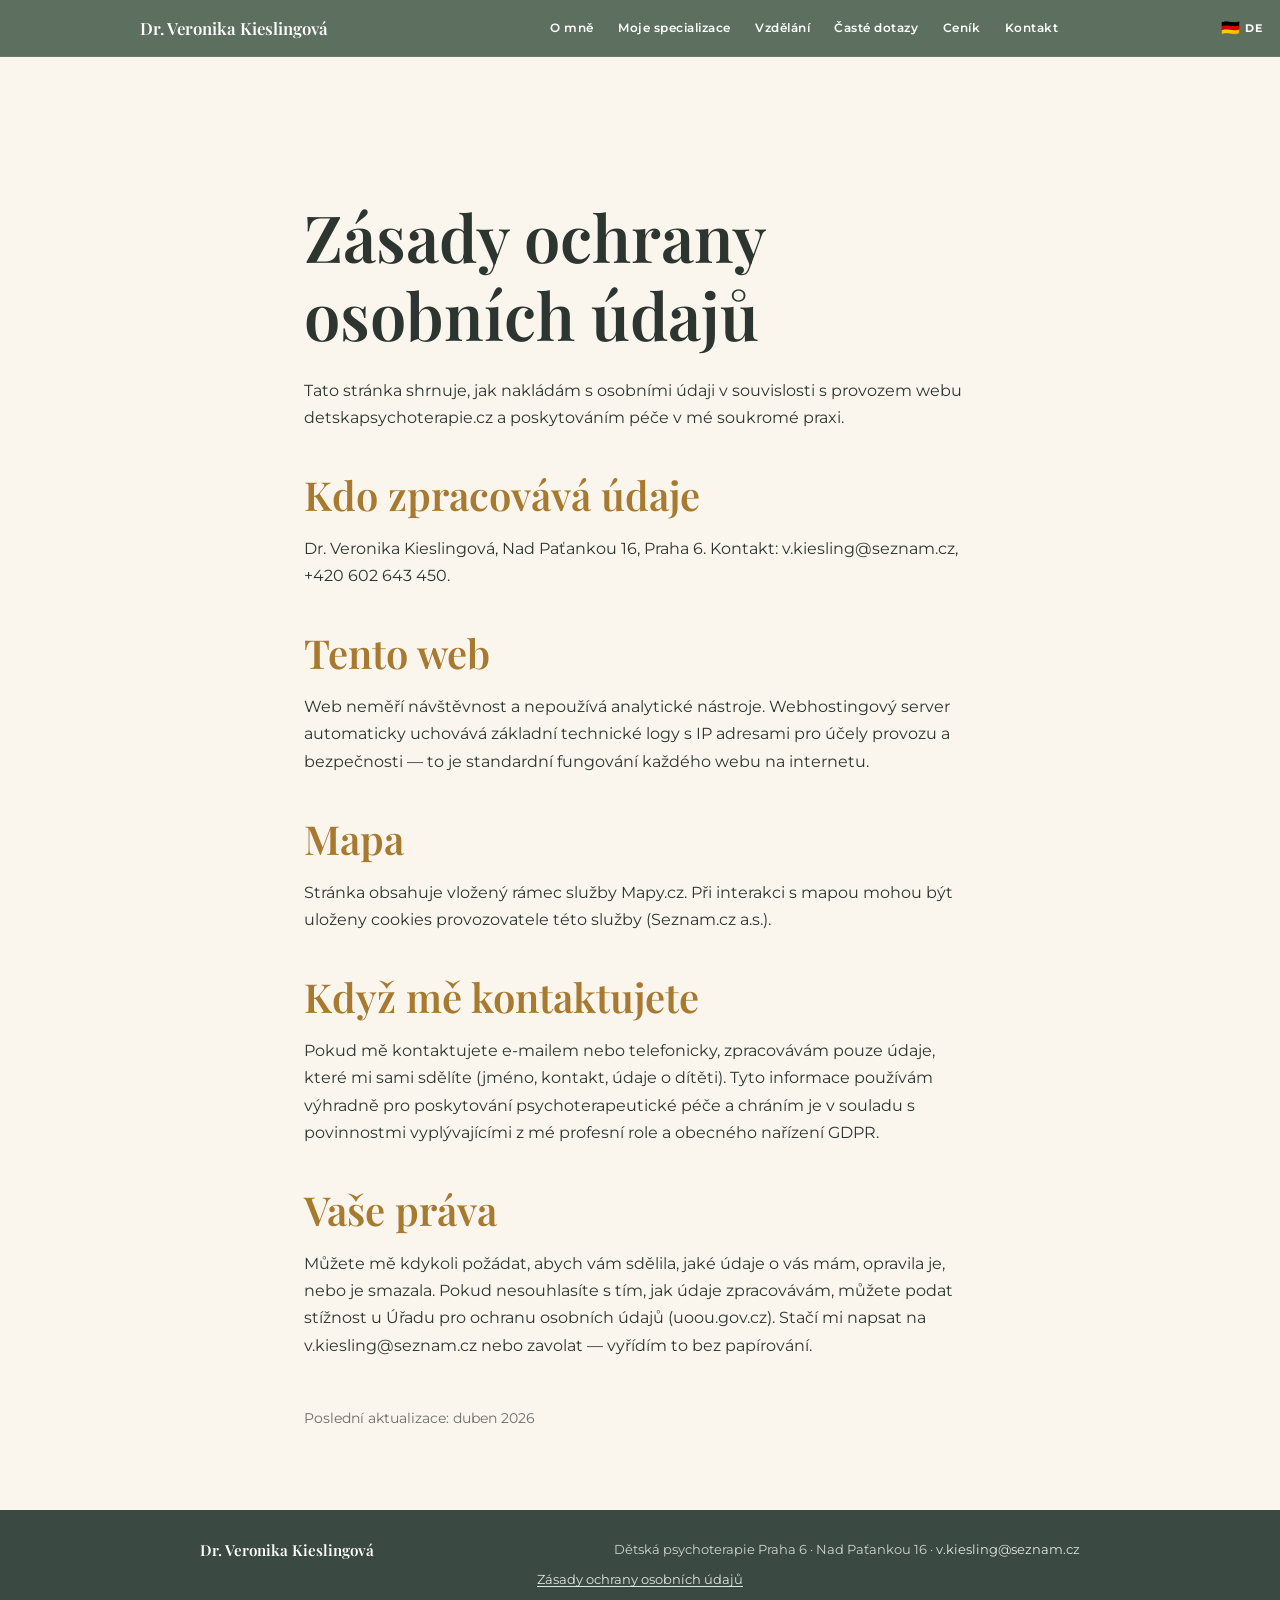
<file: ochrana-osobnich-udaju.html>
<!DOCTYPE html>
<html lang="cs">
  <head>
    <meta charset="utf-8" />
    <meta name="viewport" content="width=device-width, initial-scale=1" />
    <meta name="theme-color" content="#6b7f6e" />
    <title>Zásady ochrany osobních údajů – Dr. Veronika Kieslingová</title>
    <meta
      name="description"
      content="Shrnutí zpracování osobních údajů u webu detskapsychoterapie.cz a v soukromé praxi Dr. Veronika Kieslingová, Praha 6."
    />
    <meta name="robots" content="index, follow" />
    <!-- TODO: vlož skutečný verifikační kód z Search Console -->
    <meta name="google-site-verification" content="REPLACE_WITH_VERIFICATION_CODE" />
    <link rel="preconnect" href="https://fonts.googleapis.com" />
    <link rel="preconnect" href="https://fonts.gstatic.com" crossorigin />
    <link
      href="https://fonts.googleapis.com/css2?family=Montserrat:wght@400;500;600;700&family=Playfair+Display:wght@600;700&display=swap"
      rel="stylesheet"
    />
    <link rel="icon" href="favicon-32.png?v=2" type="image/png" sizes="32x32" />
    <link rel="apple-touch-icon" href="apple-touch-icon.png?v=2" />
    <link rel="stylesheet" href="styles.css?v=73" />
    <link
      rel="canonical"
      href="https://detskapsychoterapie.cz/ochrana-osobnich-udaju.html"
    />
    <link
      rel="alternate"
      hreflang="cs"
      href="https://detskapsychoterapie.cz/ochrana-osobnich-udaju.html"
    />
    <link
      rel="alternate"
      hreflang="de"
      href="https://detskapsychoterapie.cz/ochrana-osobnich-udaju.html?lang=de"
    />
    <link
      rel="alternate"
      hreflang="x-default"
      href="https://detskapsychoterapie.cz/ochrana-osobnich-udaju.html"
    />
    <meta property="og:type" content="website" />
    <meta property="og:locale" content="cs_CZ" />
    <meta property="og:locale:alternate" content="de_DE" />
    <meta
      property="og:url"
      content="https://detskapsychoterapie.cz/ochrana-osobnich-udaju.html"
    />
    <meta property="og:title" content="Zásady ochrany osobních údajů – Dr. Veronika Kieslingová" />
    <meta
      property="og:description"
      content="Zpracování osobních údajů v souvislosti s webem a kontaktem ordinace na Praze 6."
    />
    <meta property="og:image" content="https://detskapsychoterapie.cz/og-share-1200.png?v=3" />
    <meta property="og:image:width" content="1200" />
    <meta property="og:image:height" content="630" />
    <meta property="og:image:alt" content="Dr. Veronika Kieslingová" />
    <meta name="twitter:card" content="summary_large_image" />
    <meta name="twitter:title" content="Zásady ochrany osobních údajů – Dr. Veronika Kieslingová" />
    <meta
      name="twitter:description"
      content="Zpracování osobních údajů v souvislosti s webem a kontaktem ordinace na Praze 6."
    />
    <meta name="twitter:image" content="https://detskapsychoterapie.cz/og-share-1200.png?v=3" />
  </head>
  <body data-page="privacy">
    <a class="skip-link" href="#main" data-i18n="skip_to_content">Přeskočit na obsah</a>
    <nav class="site-nav" aria-label="Hlavní navigace">
      <div class="container site-nav__inner">
        <a class="site-nav__brand" href="index.html#uvod">Dr. Veronika Kieslingová</a>
        <button
          type="button"
          class="site-nav__toggle"
          id="site-nav-toggle"
          aria-expanded="false"
          aria-controls="site-nav-menu"
          aria-label="Otevřít nebo zavřít menu"
        >
          <span class="site-nav__toggle-bars" aria-hidden="true"></span>
        </button>
        <ul class="site-nav__menu" id="site-nav-menu">
          <li>
            <a
              href="index.html#o-mne"
              data-i18n="nav_about"
              data-i18n-title="nav_about_title"
              >O mně</a
            >
          </li>
          <li>
            <a
              href="index.html#temata"
              data-i18n="nav_help"
              data-i18n-title="nav_help_title"
              >Moje specializace</a
            >
          </li>
          <li>
            <a
              href="index.html#vzdelani"
              data-i18n="nav_edu"
              data-i18n-title="nav_edu_title"
              >Vzdělání</a
            >
          </li>
          <li>
            <a
              href="index.html#faq"
              data-i18n="nav_faq"
              data-i18n-title="nav_faq_title"
              >Časté dotazy</a
            >
          </li>
          <li><a href="index.html#cenik" data-i18n="nav_pricing">Ceník</a></li>
          <li><a href="index.html#kontakt" data-i18n="nav_contact">Kontakt</a></li>
        </ul>
      </div>
      <div
        class="lang-switch lang-switch--corner"
        role="group"
        aria-label="Jazyk stránky"
      >
        <button
          type="button"
          class="lang-switch__btn"
          data-lang-toggle
          aria-pressed="false"
          data-i18n-title="lang_toggle_btn"
          title="Přeložit stránku do němčiny"
        >
          <span class="lang-switch__flag" aria-hidden="true"
            >&#x1F1E9;&#x1F1EA;</span
          >
          <span class="lang-switch__mark">DE</span>
        </button>
      </div>
    </nav>

    <main class="legal-page" id="main">
      <h1 data-i18n="privacy_title">Zásady ochrany osobních údajů</h1>

      <p data-i18n="privacy_lead">
        Tato stránka shrnuje, jak nakládám s osobními údaji v souvislosti s provozem
        webu detskapsychoterapie.cz a poskytováním péče v mé soukromé praxi.
      </p>

      <section>
        <h2 data-i18n="privacy_h_controller">Kdo zpracovává údaje</h2>
        <p data-i18n="privacy_p_controller">
          Dr. Veronika Kieslingová, Nad Paťankou 16, Praha 6.
          Kontakt: v.kiesling@seznam.cz, +420 602 643 450.
        </p>
      </section>

      <section>
        <h2 data-i18n="privacy_h_web">Tento web</h2>
        <p data-i18n="privacy_p_web">
          Web neměří návštěvnost a nepoužívá analytické nástroje. Webhostingový
          server automaticky uchovává základní technické logy s IP adresami
          pro účely provozu a bezpečnosti — to je standardní fungování každého
          webu na internetu.
        </p>
      </section>

      <section>
        <h2 data-i18n="privacy_h_map">Mapa</h2>
        <p data-i18n="privacy_p_map">
          Stránka obsahuje vložený rámec služby Mapy.cz. Při interakci s mapou
          mohou být uloženy cookies provozovatele této služby (Seznam.cz a.s.).
        </p>
      </section>

      <section>
        <h2 data-i18n="privacy_h_contact">Když mě kontaktujete</h2>
        <p data-i18n="privacy_p_contact">
          Pokud mě kontaktujete e-mailem nebo telefonicky, zpracovávám pouze
          údaje, které mi sami sdělíte (jméno, kontakt, údaje o dítěti).
          Tyto informace používám výhradně pro poskytování psychoterapeutické
          péče a chráním je v souladu s povinnostmi vyplývajícími z mé profesní
          role a obecného nařízení GDPR.
        </p>
      </section>

      <section>
        <h2 data-i18n="privacy_h_rights">Vaše práva</h2>
        <p data-i18n="privacy_p_rights">
          Můžete mě kdykoli požádat, abych vám sdělila, jaké údaje o vás mám,
          opravila je, nebo je smazala. Pokud nesouhlasíte s tím, jak údaje
          zpracovávám, můžete podat stížnost u Úřadu pro ochranu osobních
          údajů (uoou.gov.cz). Stačí mi napsat na v.kiesling@seznam.cz nebo
          zavolat — vyřídím to bez papírování.
        </p>
      </section>

      <p class="legal-page__updated" data-i18n="privacy_updated">
        Poslední aktualizace: duben 2026
      </p>
    </main>

    <footer class="site-footer">
      <div class="container site-footer__inner">
        <p class="site-footer__name">Dr. Veronika Kieslingová</p>
        <p class="site-footer__copy" data-i18n="footer_line" data-i18n-html>
          Dětská psychoterapie Praha 6 &middot; Nad Paťankou 16 &middot;
          <a href="mailto:v.kiesling@seznam.cz">v.kiesling@seznam.cz</a>
        </p>
        <p class="site-footer__privacy">
          <a href="/ochrana-osobnich-udaju.html" class="site-footer__privacy-link" data-i18n="footer_privacy">
            Zásady ochrany osobních údajů
          </a>
        </p>
      </div>
    </footer>

    <script src="i18n.js?v=43" defer></script>
    <script>
      (function () {
        var nav = document.querySelector(".site-nav");
        var toggle = document.getElementById("site-nav-toggle");
        var menu = document.getElementById("site-nav-menu");
        if (!nav || !toggle || !menu) return;

        function setOpen(open) {
          nav.classList.toggle("site-nav--open", open);
          toggle.setAttribute("aria-expanded", open ? "true" : "false");
          document.body.classList.toggle("site-nav-open", open);
        }

        toggle.addEventListener("click", function (e) {
          e.stopPropagation();
          setOpen(!nav.classList.contains("site-nav--open"));
        });

        menu.querySelectorAll("a").forEach(function (a) {
          a.addEventListener("click", function () {
            setOpen(false);
          });
        });

        document.addEventListener("keydown", function (e) {
          if (e.key === "Escape") setOpen(false);
        });

        document.addEventListener("click", function (e) {
          if (!nav.classList.contains("site-nav--open")) return;
          if (!nav.contains(e.target)) setOpen(false);
        });

        var mq = window.matchMedia("(min-width: 768px)");
        function closeIfDesktop() {
          if (mq.matches) setOpen(false);
        }
        if (mq.addEventListener) mq.addEventListener("change", closeIfDesktop);
        else if (mq.addListener) mq.addListener(closeIfDesktop);
      })();
    </script>
  </body>
</html>
</file>
<file: styles.css>
/*
 * Design: šalvěj + teplý krém + hořčicová (akcenty).
 * Rytmus světlých ploch: --cream-50 = základ (tělo, FAQ, kontakt),
 * --cream-100 = stejný „pás“ pro úvod a témata (žádná jiná světlá zeleň na celé sekce).
 */
:root {
  /* Základ z loga — lehčí les (méně „uhlíková“ zeleň) */
  --forest-950: #1f2922;
  --forest-900: #2d3d33;
  --forest-800: #3a5446;
  --forest-700: #6b7f6e;

  /* Zlatá pro SVĚTLÁ pozadí (krém) — tmavší, dobrý kontrast */
  --gold-on-light: #a87a30;
  --gold-on-light-hover: #8a6628;
  /* Zlatá pro TMAVÁ pozadí (šalvěj) — světlejší, jasně čitelná */
  --gold-on-dark: #e8d199;
  --gold-on-dark-soft: #dcc382;
  /* Škála (zpětná kompatibilita) */
  --gold-800: #8a6628;
  --gold-700: #a87a30;
  --gold-600: #b8893b;
  --gold-500: #dcc382;
  --gold-400: #e8d199;

  /* Teplý krém */
  --cream-50: #faf6ee;
  --cream-100: #f5efe4;
  --cream-200: #ebe3d2;
  /* Chipy / tagy — teplý krém + jemný zlatý okraj */
  --chip-bg: #ebe3d2;
  --chip-border: rgba(168, 122, 48, 0.22);
  --chip-text: #2d3530;
  --chip-bg-hover: #e0d6bf;
  --chip-border-hover: rgba(168, 122, 48, 0.4);

  --ink: #2d3530;
  --ink-hero: #3a4a43;
  --white: #ffffff;
  --muted: rgba(45, 53, 48, 0.7);

  /* Společné RGB pro stíny / průhlednosti (space-separated) */
  --brand-rgb: 107, 127, 110;
  --brand-deep-rgb: 38, 48, 44;
  --accent-rgb: 184, 137, 59;
  --gold-on-light-rgb: 168, 122, 48;
  --gold-on-dark-rgb: 232, 209, 153;
  --gold-400-rgb: 232, 209, 153;
  --gold-700-rgb: 168, 122, 48;
  --forest-950-rgb: 31, 41, 34;
  --cream-50-rgb: 250, 246, 238;
  --ink-rgb: 45, 53, 48;

  /* Sémantické tokeny (název často z historie layoutu) */
  --purple-deep: var(--forest-700);
  /* Šalvějové pozadí tmavých sekcí — nav, O mně, vzdělání, ceník */
  --forest-surface-base: #6b7f6e;
  /* Lišta navigace: o stupeň tmavší kvůli kontrastu bílého textu (AA). */
  --forest-surface-nav: #5d7060;
  --forest-surface-image:
    radial-gradient(ellipse 115% 75% at 8% 0%, rgba(var(--gold-on-dark-rgb), 0.22) 0%, transparent 42%),
    radial-gradient(ellipse 90% 65% at 100% 100%, rgba(60, 80, 70, 0.32) 0%, transparent 52%),
    linear-gradient(168deg, #768c79 0%, #6b7f6e 48%, #5d7060 100%);
  --purple-bg: var(--forest-surface-base);
  --bg-lavender: var(--cream-50);
  --bg-lavender-alt: var(--cream-100);
  /* Témata = stejný světlý pás jako hero (oddělení jen tmavým blokem „O mně“) */
  --bg-topics: var(--cream-100);
  --coral: var(--gold-700);
  --banner-tan: #efe4cf;
  /* Primární CTA (Kontakt) — na světlém krému */
  --cta-bg: #b8893b;
  --cta-bg-hover: #a87a30;
  --cta-text: #faf6ee;
  --banner-text: #2a2419;
  --hex-fill: rgba(232, 209, 153, 0.18);
  --font-serif: "Playfair Display", Georgia, serif;
  --font-sans: "Montserrat", system-ui, sans-serif;
  --max: 880px;
  /* Úvod může být o něco širší než zbytek stránky (větší kvůli DE H1 + nowrap na .hero__title-line). */
  --hero-max: 1280px;
  --nav-max: 1000px;
  --radius-pill: 9999px;
  --radius-photo: 2.5rem;
  --nav-height: 3.5rem;
  --edu-grid-left: minmax(10.5rem, 36%);
  --edu-grid-gap: clamp(1.5rem, 4vw, 2.75rem);
  --fs-h1: clamp(1.85rem, 4.2vw + 0.85rem, 65px);
  --fs-h2: 40px;
  --fs-h3: 28px;
}

*,
*::before,
*::after {
  box-sizing: border-box;
}

html {
  scroll-behavior: smooth;
  scroll-padding-top: calc(var(--nav-height) + 0.5rem);
}

body {
  margin: 0;
  font-family: var(--font-sans);
  font-size: 1rem;
  line-height: 1.6;
  color: var(--ink);
  background: var(--bg-lavender);
}

.skip-link {
  position: absolute;
  left: 0.75rem;
  top: -100px;
  z-index: 200;
  padding: 0.5rem 0.85rem;
  border-radius: var(--radius-pill);
  background: var(--cream-50);
  color: var(--forest-900);
  font-size: 0.8rem;
  font-weight: 600;
  text-decoration: none;
  box-shadow: 0 0.25rem 1rem rgba(0, 0, 0, 0.2);
  transition: top 0.15s ease;
}

.skip-link:focus {
  top: 0.65rem;
  outline: 2px solid var(--coral);
  outline-offset: 2px;
}

img {
  max-width: 100%;
  height: auto;
  display: block;
}

h1,
h2,
h3 {
  font-family: var(--font-serif);
  font-weight: 600;
  line-height: 1.2;
}

h1 {
  font-size: var(--fs-h1);
}

h2 {
  font-size: var(--fs-h2);
}

h3 {
  font-size: var(--fs-h3);
}

/* Mobil: pevné velikosti nadpisů */
@media (max-width: 767px) {
  :root {
    --fs-h1: 50px;
    --fs-h2: 30px;
    --fs-h3: 20px;
  }
}

a {
  color: inherit;
}

.container {
  width: min(100% - 2.5rem, var(--max));
  margin-inline: auto;
}

/* Širší řádek menu než zbytek stránky */
.site-nav .container {
  width: min(100% - 2.5rem, var(--nav-max));
}

/* Úvod: širší layout; boční mezera až 80px dle zadání */
.hero > .container {
  width: min(100% - 2.5rem, var(--hero-max));
  padding-inline: clamp(1.25rem, 4vw, 80px);
  box-sizing: border-box;
}

header[id],
section[id] {
  scroll-margin-top: calc(var(--nav-height) + 0.5rem);
}

/* ——— Sticky navigace ——— */
.site-nav {
  position: sticky;
  top: 0;
  z-index: 100;
  background: var(--forest-surface-nav);
  backdrop-filter: blur(10px);
  -webkit-backdrop-filter: blur(10px);
  border-bottom: 1px solid rgba(255, 255, 255, 0.08);
}

/* Kontejner pro tlačítko jazyka u pravého okraje viewportu */
.site-nav:has(.lang-switch--corner) .site-nav__inner {
  padding-inline-end: max(4.35rem, calc(3.5rem + env(safe-area-inset-right, 0px)));
}

.site-nav__inner {
  display: flex;
  align-items: center;
  justify-content: space-between;
  gap: 1rem 2rem;
  min-height: var(--nav-height);
  padding-block: 0.4rem;
}

.site-nav__brand {
  flex-shrink: 0;
  font-family: var(--font-serif);
  font-size: clamp(0.9rem, 2.5vw, 1.05rem);
  font-weight: 600;
  color: var(--white);
  text-decoration: none;
  line-height: 1.2;
  white-space: nowrap;
}

.site-nav__brand:hover,
.site-nav__brand:focus-visible {
  color: var(--coral);
}

.lang-switch {
  display: inline-flex;
  flex-shrink: 0;
  align-items: stretch;
  border-radius: var(--radius-pill);
  border: 1px solid rgba(255, 255, 255, 0.18);
  background: rgba(0, 0, 0, 0.12);
  overflow: hidden;
}

.lang-switch--corner {
  position: absolute;
  right: 0;
  top: 0;
  bottom: 0;
  z-index: 2;
  display: flex;
  align-items: center;
  margin: 0;
  padding-right: max(0.5rem, env(safe-area-inset-right, 0px));
  padding-left: 0.35rem;
  border: none;
  border-radius: 0;
  background: transparent;
  overflow: visible;
}

.lang-switch--corner .lang-switch__btn {
  border-radius: var(--radius-pill);
  border: 1px solid transparent;
  background: transparent;
}

.lang-switch__btn {
  display: inline-flex;
  align-items: center;
  justify-content: center;
  gap: 0.25rem;
  margin: 0;
  padding: 0.32rem 0.5rem;
  border: 1px solid transparent;
  border-radius: var(--radius-pill);
  background: transparent;
  font-family: inherit;
  font-size: 0.65rem;
  font-weight: 700;
  letter-spacing: 0.06em;
  color: var(--white);
  cursor: pointer;
  transition:
    color 0.15s ease,
    background 0.15s ease,
    border-color 0.15s ease;
}

.lang-switch__btn + .lang-switch__btn {
  border-left: 1px solid rgba(255, 255, 255, 0.12);
}

.lang-switch__btn:hover {
  color: var(--white);
  background: var(--coral);
  border-color: var(--coral);
}

.lang-switch__btn:focus-visible {
  outline: 2px solid var(--coral);
  outline-offset: 2px;
  z-index: 1;
}

.lang-switch__btn--active {
  color: var(--white);
  background: rgba(var(--accent-rgb), 0.38);
}

.lang-switch__flag {
  font-size: 0.95rem;
  line-height: 1;
}

.lang-switch__mark {
  line-height: 1;
}

@media (min-width: 720px) {
  .lang-switch__btn {
    font-size: 0.68rem;
    padding: 0.35rem 0.55rem;
  }
}

.site-nav__menu {
  display: flex;
  flex: 1 1 auto;
  min-width: 0;
  flex-wrap: nowrap;
  align-items: center;
  justify-content: flex-end;
  gap: 0;
  list-style: none;
  margin: 0;
  padding: 0;
  overflow-x: auto;
  -webkit-overflow-scrolling: touch;
  scrollbar-width: none;
}

.site-nav__menu::-webkit-scrollbar {
  display: none;
}

.site-nav__menu li {
  flex-shrink: 0;
}

.site-nav__menu a {
  display: block;
  padding: 0.4rem 0.65rem;
  font-size: 0.72rem;
  font-weight: 600;
  letter-spacing: 0.04em;
  color: var(--white);
  text-decoration: none;
  border-radius: var(--radius-pill);
  border: 1px solid transparent;
  white-space: nowrap;
  transition:
    color 0.15s ease,
    background 0.15s ease,
    border-color 0.15s ease;
}

.site-nav__menu a:hover {
  background: var(--coral);
  color: var(--white);
  border-color: var(--coral);
}

.site-nav__menu a:focus-visible {
  outline: 2px solid var(--coral);
  outline-offset: 2px;
  background: var(--coral);
  color: var(--white);
  border-color: var(--coral);
}

/* Mobil: burger + rozbalovací menu */
.site-nav__toggle {
  display: none;
  flex-shrink: 0;
  align-items: center;
  justify-content: center;
  width: 2.75rem;
  height: 2.75rem;
  margin: 0;
  padding: 0;
  border: 1px solid transparent;
  border-radius: var(--radius-pill);
  background: transparent;
  color: rgba(255, 255, 255, 0.88);
  cursor: pointer;
  transition:
    color 0.15s ease,
    background 0.15s ease,
    border-color 0.15s ease;
}

.site-nav__toggle:hover {
  background: var(--coral);
  color: var(--white);
  border-color: var(--coral);
}

.site-nav__toggle:focus-visible {
  outline: 2px solid var(--coral);
  outline-offset: 2px;
}

.site-nav__toggle-bars {
  position: relative;
  display: block;
  width: 1.25rem;
  height: 2px;
  background: currentColor;
  border-radius: 1px;
}

.site-nav__toggle-bars::before,
.site-nav__toggle-bars::after {
  content: "";
  position: absolute;
  left: 0;
  width: 1.25rem;
  height: 2px;
  background: currentColor;
  border-radius: 1px;
  transition: transform 0.2s ease, top 0.2s ease;
}

.site-nav__toggle-bars::before {
  top: -6px;
}

.site-nav__toggle-bars::after {
  top: 6px;
}

.site-nav--open .site-nav__toggle-bars {
  background: transparent;
}

.site-nav--open .site-nav__toggle-bars::before {
  top: 0;
  transform: rotate(45deg);
}

.site-nav--open .site-nav__toggle-bars::after {
  top: 0;
  transform: rotate(-45deg);
}

@media (max-width: 767px) {
  .site-nav__inner {
    flex-wrap: wrap;
    row-gap: 0.35rem;
  }

  .site-nav__toggle {
    display: inline-flex;
  }

  .site-nav__brand {
    flex: 1 1 auto;
    min-width: 0;
  }

  .site-nav__menu {
    order: 3;
    flex: 1 1 100%;
    flex-direction: column;
    align-items: stretch;
    justify-content: flex-start;
    max-height: 0;
    overflow: hidden;
    opacity: 0;
    padding-block: 0;
    gap: 0.15rem;
    transition:
      max-height 0.35s ease,
      opacity 0.2s ease,
      padding-block 0.2s ease;
    pointer-events: none;
  }

  .site-nav--open .site-nav__menu {
    max-height: 22rem;
    opacity: 1;
    padding-block: 0.35rem 0.5rem;
    pointer-events: auto;
    border-top: 1px solid rgba(255, 255, 255, 0.1);
    background: var(--forest-surface-base);
  }

  .site-nav__menu a {
    white-space: normal;
    text-align: center;
    padding: 0.55rem 0.75rem;
  }

  body.site-nav-open {
    overflow: hidden;
    touch-action: none;
  }
}

@media (min-width: 768px) {
  .site-nav__menu {
    flex-direction: row;
    flex-wrap: nowrap;
    align-items: center;
    justify-content: flex-end;
    max-height: none;
    opacity: 1;
    overflow-x: auto;
    pointer-events: auto;
    padding-block: 0;
  }

  .site-nav__menu a {
    text-align: start;
  }
}

@media (min-width: 720px) {
  .site-nav__menu a {
    font-size: 0.78rem;
    padding: 0.45rem 0.7rem;
  }
}

/* ——— Hero ——— */
.hero {
  /*
   * Gradient-mesh: zlato + teplý kámen (stejná chromatická rodina jako krém, bez studené šalvěje).
   */
  background-color: var(--bg-lavender-alt);
  background-image:
    url("data:image/svg+xml,%3Csvg xmlns='http://www.w3.org/2000/svg' width='250' height='250'%3E%3Cfilter id='n'%3E%3CfeTurbulence type='fractalNoise' baseFrequency='0.72' numOctaves='4' stitchTiles='stitch'/%3E%3CfeColorMatrix type='saturate' values='0'/%3E%3C/filter%3E%3Crect width='250' height='250' filter='url(%23n)' opacity='0.038'/%3E%3C/svg%3E"),
    radial-gradient(ellipse 58% 52% at 88% 8%, rgba(var(--gold-on-light-rgb), 0.24) 0%, transparent 68%),
    radial-gradient(ellipse 52% 46% at 8% 92%, rgba(178, 168, 150, 0.14) 0%, transparent 65%),
    radial-gradient(ellipse 65% 55% at 50% 48%, rgba(var(--cream-50-rgb), 0.6) 0%, transparent 78%);
  /* Výška podle obsahu — bez zbytečné prázdné plochy pod CTA */
  min-height: auto;
  padding: clamp(3rem, 8vw, 6rem) 0;
  position: relative;
  overflow: hidden;
  display: flex;
  flex-direction: column;
  align-items: center;
}

/* Animované blur-bloby: pomalu a plynule mění polohu */
.hero::before,
.hero::after {
  content: "";
  position: absolute;
  border-radius: 50%;
  pointer-events: none;
  z-index: 0;
  will-change: transform;
}

/* Větší blob vpravo nahoře */
.hero::before {
  width: min(58vw, 700px);
  aspect-ratio: 1;
  top: -20%;
  right: -12%;
  background: radial-gradient(
    circle,
    rgba(var(--gold-on-light-rgb), 0.2) 0%,
    rgba(var(--gold-on-light-rgb), 0.07) 50%,
    transparent 72%
  );
  filter: blur(48px);
  animation: hero-blob-a 22s ease-in-out infinite;
}

/* Menší blob vlevo dole */
.hero::after {
  width: min(42vw, 500px);
  aspect-ratio: 1;
  bottom: -18%;
  left: -8%;
  background: radial-gradient(
    circle,
    rgba(168, 158, 142, 0.14) 0%,
    rgba(188, 178, 160, 0.07) 50%,
    transparent 72%
  );
  filter: blur(40px);
  animation: hero-blob-b 28s ease-in-out infinite;
}

@keyframes hero-blob-a {
  0%   { transform: translate(0,    0);    }
  25%  { transform: translate(-5%,  5%);   }
  50%  { transform: translate(4%,   8%);   }
  75%  { transform: translate(7%,  -3%);   }
  100% { transform: translate(0,    0);    }
}

@keyframes hero-blob-b {
  0%   { transform: translate(0,    0);    }
  30%  { transform: translate(7%,  -6%);   }
  55%  { transform: translate(-4%, -4%);   }
  80%  { transform: translate(-7%,  6%);   }
  100% { transform: translate(0,    0);    }
}

/* Accessibility: vypne animaci pro uživatele, kteří preferují klid */
@media (prefers-reduced-motion: reduce) {
  .hero::before,
  .hero::after {
    animation: none;
  }
}

/* Úvod: sloupec; bez flex-grow — obsah drží u horní části, méně mezery nad další sekcí */
.hero__grid {
  display: flex;
  flex-direction: column;
  align-items: center;
  justify-content: flex-start;
  flex: 0 1 auto;
  min-height: 0;
  gap: clamp(1.25rem, 3.5vw, 2rem);
  width: 100%;
  position: relative;
  z-index: 1;
}

/* Bez úzkého 42rem stropu — titulek + nowrap na širokém viewportu potřebuje šířku kontejneru úvodu (jinak ~672px vs. délka řádku = vizuálně „mimo střed“). */
.hero__content {
  display: flex;
  flex-direction: column;
  align-items: center;
  text-align: center;
  width: 100%;
  min-width: 0;
  max-width: 100%;
}

/* Společný obal pro logo v hero (kruh byl u portrétu — u loga menší čtverec / zaoblení 100px) */
.hero__photo-wrap {
  margin-inline: auto;
  align-self: center;
  aspect-ratio: 1;
  overflow: hidden;
  flex-shrink: 0;
}

.hero__photo-wrap img {
  display: block;
  width: 100%;
  height: 100%;
  border-radius: 100px;
}

/* Logo značky nad kickrem (dřívější stav) */
.hero__content > .hero__photo-wrap {
  margin-bottom: clamp(0.65rem, 2vw, 1rem);
}

.hero__photo-wrap--logo {
  width: 80px;
  height: 80px;
  max-width: 80px;
  border-radius: 100px;
  background: var(--cream-50);
  box-shadow:
    0 0.35rem 1rem rgba(var(--brand-rgb), 0.12),
    0 0 0 1px rgba(var(--brand-rgb), 0.08);
}

.hero__photo-wrap--logo img {
  border-radius: 100px;
  object-fit: contain;
  object-position: center center;
  padding: 12%;
}

/*
 * Hero typografie: jeden sans „řád“ (Montserrat) + jediný display serif (Playfair, bez kurzívy).
 * Kapitálky + široké tracking u kickru a tlačítek působily jako třetí styl vedle kurzívy.
 */
.hero__kicker {
  font-family: var(--font-sans);
  font-size: 0.8125rem;
  font-weight: 600;
  letter-spacing: 0.01em;
  text-transform: none;
  color: rgba(var(--ink-rgb), 0.66);
  margin: 0;
  line-height: 1.35;
  max-width: 22rem;
  text-align: center;
}

@media (min-width: 768px) {
  .hero__kicker {
    max-width: none;
    margin-bottom: 0.75rem;
  }
}

/* H1: dva logické řádky (.hero__title-line). Blok + text-align (ne flex) — mezery v HTML by jinak tvořily textové uzly ve flexu a rozhodily střed. */
.hero__title {
  display: block;
  text-align: center;
  font-family: var(--font-serif);
  font-weight: 600;
  font-style: normal;
  letter-spacing: -0.02em;
  color: var(--forest-900);
  margin: 0 0 1rem;
  line-height: 1.14;
  font-size: var(--fs-h1);
  min-width: 0;
  width: 100%;
}

@media (max-width: 767px) {
  .hero__kicker {
    margin-bottom: 0.75rem;
  }

  /* Jediné H1 je v úvodu — na mobilu vždy 50px (clamp v :root by jinak dával ~30px). */
  .hero__title {
    font-size: 50px;
  }
}

.hero__title-line {
  display: block;
  max-width: 100%;
  overflow-wrap: break-word;
  word-wrap: break-word;
}

/* Jedna vizuální řádka na span na širším úvodním bloku */
@media (min-width: 1100px) {
  .hero__title-line {
    white-space: nowrap;
    overflow-wrap: normal;
    word-wrap: normal;
  }
}

.hero__perex {
  font-family: var(--font-sans);
  margin: 0 0 1.65rem;
  font-size: clamp(0.92rem, 1.5vw, 1.05rem);
  font-weight: 400;
  line-height: 1.62;
  color: var(--ink);
  max-width: 32rem;
  text-align: center;
}

@media (min-width: 768px) {
  .hero__perex {
    text-align: center;
    max-width: 38rem;
    margin-bottom: 1.85rem;
  }
}

.hero__actions {
  display: flex;
  flex-wrap: wrap;
  align-items: center;
  justify-content: center;
  gap: 0.65rem 0.65rem;
}

.btn-primary,
.hero__cta,
.hero__cta--primary {
  font-family: var(--font-sans);
  display: inline-flex;
  align-items: center;
  justify-content: center;
  width: fit-content;
  max-width: 100%;
  padding: 0.85rem 1.5rem;
  background: var(--cta-bg);
  color: var(--cta-text);
  font-size: 0.875rem;
  font-weight: 600;
  letter-spacing: 0.01em;
  text-transform: none;
  text-decoration: none;
  border-radius: var(--radius-pill);
  border: 1px solid var(--cta-bg);
  box-shadow: 0 2px 8px rgba(var(--gold-700-rgb), 0.18);
  cursor: pointer;
  transition:
    background 0.2s,
    box-shadow 0.2s,
    transform 0.1s,
    border-color 0.2s;
}

.btn-primary:hover,
.hero__cta:hover,
.hero__cta--primary:hover {
  background: var(--cta-bg-hover);
  border-color: var(--cta-bg-hover);
  box-shadow: 0 4px 14px rgba(var(--gold-700-rgb), 0.28);
  transform: translateY(-1px);
}

.btn-primary:active,
.hero__cta:active,
.hero__cta--primary:active {
  transform: translateY(0);
  box-shadow: 0 2px 6px rgba(var(--gold-700-rgb), 0.2);
}

.btn-primary:focus-visible,
.hero__cta:focus-visible,
.hero__cta--primary:focus-visible {
  outline: 2px solid var(--gold-600);
  outline-offset: 3px;
}

.hero__secondary {
  font-family: var(--font-sans);
  display: inline-flex;
  align-items: center;
  justify-content: center;
  width: fit-content;
  max-width: 100%;
  padding: 0.8rem 1.35rem;
  font-size: 0.875rem;
  font-weight: 600;
  letter-spacing: 0.01em;
  text-transform: none;
  text-decoration: none;
  color: var(--forest-900);
  background: rgba(255, 255, 255, 0);
  border: 1px solid rgba(199, 199, 199, 1);
  border-image: none;
  border-radius: var(--radius-pill);
  box-sizing: border-box;
  cursor: pointer;
  transition:
    color 0.2s ease,
    background 0.2s ease,
    border-color 0.2s ease;
}

.hero__secondary:hover {
  color: var(--forest-900);
  background: rgba(255, 255, 255, 0.85);
  border-color: rgba(var(--brand-rgb), 0.5);
}

.hero__secondary:focus-visible {
  outline: 2px solid var(--coral);
  outline-offset: 3px;
}

/* ——— About (statistiky — sedmiúhelníky jako v návrhu) ——— */
.about {
  --badge-glass: var(--hex-fill);
  background-color: var(--forest-surface-base);
  background-image: var(--forest-surface-image);
  color: var(--white);
  padding: clamp(3.5rem, 7vw, 5.5rem) 0;
}

.about__grid {
  display: grid;
  gap: 40px;
  align-items: flex-end;
  justify-content: flex-end;
}

.about__media {
  display: flex;
  justify-content: center;
  width: 100%;
  min-width: 0;
}

/* Portrét v sekci O mně (dřív v úvodu) */
.about__photo-wrap {
  width: min(10.5rem, 58vw);
  max-width: 100%;
  aspect-ratio: 1;
  margin: 0 auto 1rem;
  border-radius: 100px;
  overflow: hidden;
  box-shadow:
    0 1rem 2.25rem rgba(0, 0, 0, 0.35),
    0 0 0 1px rgba(255, 255, 255, 0.14);
}

.about__photo-wrap img {
  width: 100%;
  height: 100%;
  display: block;
  border-radius: 100px;
  object-fit: cover;
  object-position: center top;
}

.about__intro {
  min-width: 0;
}

/* Chipy pod popisem — uvnitř .about__intro */
.about__intro > .badges-strip {
  margin-top: clamp(1.25rem, 3vw, 1.85rem);
  min-width: 0;
}

@media (min-width: 768px) {
  .about__grid {
    grid-template-columns: minmax(9.5rem, 12rem) 1fr;
    align-items: flex-end;
  }

  .about__media {
    justify-content: flex-start;
    margin-bottom: 0;
  }

  .about__photo-wrap {
    margin: 0;
  }

  .about__grid > .about__media {
    grid-column: 1;
    grid-row: 1;
    justify-self: start;
    align-self: start;
  }

  .about__grid > .about__intro {
    grid-column: 2;
    grid-row: 1;
    min-width: 0;
    justify-self: stretch;
    width: 100%;
  }

  .about__intro > .badges-strip {
    max-width: 100%;
    overflow-x: visible;
  }
}

/* Strip s hex chipy (pod textem v O mně) */
.badges-strip {
  display: flex;
  flex-direction: column;
  justify-content: flex-start;
  align-items: flex-start;
  gap: clamp(0.85rem, 2.5vw, 1.25rem);
  width: 100%;
  min-width: 0;
  padding: 0 16px;
  box-sizing: border-box;
  border-radius: 10px;
  overflow-x: visible;
  overflow-y: visible;
}

.badges {
  display: flex;
  flex-direction: row;
  flex-wrap: nowrap;
  align-items: center;
  justify-content: flex-start;
  gap: 1rem;
  width: max-content;
  max-width: 100%;
  min-width: 0;
  padding-bottom: 0.35rem;
  margin-inline: 0;
  flex-shrink: 0;
  overflow-x: auto;
  overflow-y: hidden;
  -webkit-overflow-scrolling: touch;
  scrollbar-width: thin;
  scroll-snap-type: x proximity;
}

.badges .hex {
  flex-shrink: 0;
  scroll-snap-align: start;
}

@media (max-width: 767px) {
  .badges-strip {
    padding-left: 12px;
    padding-right: 12px;
  }

  /* Mezera mezi bublinami max. dojem úzkého řádku (≤ 20px) — více jich vydrží ve viewportu */
  .badges {
    gap: 12px;
  }
}

@media (min-width: 768px) {
  .about .badges-strip {
    width: 100%;
    max-width: 100%;
    padding-left: 0;
    padding-right: 0;
    align-items: flex-start;
  }

  .about .badges-strip .badges .hex:nth-child(2) {
    margin-left: 0;
  }
}

/* Jen sekce O mně: řádek chipů pod textem, mírně ztlumený, zaoblený kontejner */
.about .badges-strip .badges {
  flex-direction: row;
  flex-wrap: wrap;
  align-items: center;
  justify-content: flex-start;
  gap: 1rem;
  border-radius: 100px;
}

.hex {
  position: relative;
  display: flex;
  align-items: center;
  justify-content: center;
  background: none;
  margin: 0;
  padding: 0;
}

.hex__blob {
  position: absolute;
  top: 0;
  left: 0;
  width: 100%;
  height: 100%;
  pointer-events: none;
  overflow: visible;
  fill: var(--hex-fill);
  stroke: rgba(232, 209, 153, 0.4);
  stroke-width: 1;
  vector-effect: non-scaling-stroke;
}

.hex__blob path {
  fill: inherit;
  stroke: inherit;
  stroke-width: inherit;
  vector-effect: inherit;
}

.hex__inner {
  position: relative;
  z-index: 1;
  width: 100%;
  padding: 0.65rem 0.85rem;
  display: flex;
  flex-direction: column;
  align-items: center;
  justify-content: center;
  gap: 0.12rem;
  text-align: center;
}

/* Mobil: přesně 20px vlevo/vpravo od okraje bubliny + šířka podle textu (pevné rem šířky mačkaly obsah) */
@media (max-width: 767px) {
  .about .badges .hex:nth-child(1),
  .about .badges .hex:nth-child(2) {
    width: max-content;
    max-width: min(100vw - 3rem, 22rem);
  }

  .about .hex__inner {
    box-sizing: border-box;
    width: auto;
    max-width: 100%;
    padding-top: 0.65rem;
    padding-bottom: 0.65rem;
    padding-left: 20px;
    padding-right: 20px;
  }
}

/* Odsazení od levého okraje layoutu (obsah .container) */
.hex:nth-child(1) {
  width: 13.25rem;
  height: 6.15rem;
  margin-left: 0;
}

.hex:nth-child(2) {
  width: 9.75rem;
  height: 4.6rem;
  margin-left: 0;
}

.hex__label {
  font-family: var(--font-sans);
  font-size: 0.6rem;
  font-weight: 700;
  letter-spacing: 0.14em;
  text-transform: uppercase;
  color: var(--cream-50);
  line-height: 1.2;
}

.hex__value {
  font-family: var(--font-serif);
  font-weight: 600;
  line-height: 1.05;
  color: var(--cream-50);
}

.hex:nth-child(1) .hex__value { font-size: clamp(1.55rem, 3.6vw, 2.05rem); }
.hex:nth-child(2) .hex__value { font-size: clamp(1.15rem, 2.8vw, 1.45rem); }

.about__name {
  font-size: 0.72rem;
  font-weight: 700;
  letter-spacing: 0.16em;
  text-transform: uppercase;
  margin: 0 0 1rem;
  color: var(--cream-50);
  opacity: 0.95;
  text-align: left;
}

.about__headline {
  font-family: var(--font-serif);
  font-weight: 600;
  margin: 0 0 1.25rem;
  line-height: 1.35;
  text-align: left;
}

.about__text {
  margin: 0;
  font-size: 0.95rem;
  line-height: 1.65;
  opacity: 0.7;
  max-width: 40rem;
  text-align: left;
}

/* ——— Témata (tagy) ——— */
.topics {
  padding: clamp(3.5rem, 7vw, 5rem) 0;
  background: var(--bg-topics);
}

.topics .page-title {
  color: var(--ink);
  margin: 0 0 1rem;
}

.topics__lead-tags {
  margin-bottom: clamp(2.25rem, 5vw, 3.25rem);
}

.topic-block + .topic-block {
  margin-top: clamp(2.5rem, 5vw, 3.5rem);
}

.topic-block h3 {
  font-family: var(--font-serif);
  color: var(--ink);
  margin: 0 0 1.25rem;
  font-weight: 600;
  text-align: left;
}

.tags {
  display: flex;
  flex-wrap: wrap;
  justify-content: flex-start;
  gap: 0.5rem 0.6rem;
  max-width: none;
  margin-inline: 0;
}

.tag {
  display: inline-block;
  padding: 0.5rem 1.1rem;
  margin: 0;
  background: var(--chip-bg);
  color: var(--chip-text);
  font-family: inherit;
  font-size: 0.875rem;
  font-weight: 500;
  line-height: inherit;
  text-align: center;
  border: 1px solid var(--chip-border);
  border-radius: var(--radius-pill);
  cursor: help;
  -webkit-appearance: none;
  appearance: none;
  transition:
    background-color 0.15s ease,
    color 0.15s ease,
    border-color 0.15s ease,
    box-shadow 0.15s ease;
}

.tag:hover {
  background: var(--chip-bg-hover);
  border-color: var(--chip-border-hover);
}

.tag:focus-visible {
  background: var(--chip-bg-hover);
  border-color: var(--chip-border-hover);
  outline: 2px solid var(--gold-600);
  outline-offset: 2px;
}

@media (max-width: 767px) {
  .tag {
    cursor: pointer;
  }
}

/* Tooltip (desktop / hover) */
.tag-tooltip {
  position: fixed;
  z-index: 250;
  max-width: min(18rem, calc(100vw - 1.5rem));
  padding: 0.75rem 1rem;
  background: var(--white);
  color: var(--ink);
  border-radius: 0.75rem;
  box-shadow:
    0 0.35rem 1.25rem rgba(var(--brand-rgb), 0.18),
    0 0 0 1px rgba(var(--brand-rgb), 0.08);
  pointer-events: none;
  opacity: 0;
  transform: translateY(4px);
  transition:
    opacity 0.15s ease,
    transform 0.15s ease;
}

.tag-tooltip.tag-tooltip--visible {
  opacity: 1;
  transform: translateY(0);
}

.tag-tooltip__title {
  margin: 0 0 0.4rem;
  font-family: var(--font-serif);
  font-size: 1rem;
  font-weight: 600;
  color: var(--ink-hero);
  line-height: 1.25;
}

.tag-tooltip__body {
  margin: 0;
  font-size: 0.8rem;
  line-height: 1.5;
  color: var(--muted);
}

/* Bottom sheet (mobil) */
.tag-sheet {
  position: fixed;
  inset: 0;
  z-index: 220;
  pointer-events: none;
}

.tag-sheet:not([hidden]) {
  pointer-events: auto;
}

.tag-sheet__backdrop {
  position: absolute;
  inset: 0;
  background: rgba(var(--brand-deep-rgb), 0.52);
  opacity: 0;
  transition: opacity 0.25s ease;
}

.tag-sheet--open .tag-sheet__backdrop {
  opacity: 1;
}

.tag-sheet__panel {
  position: absolute;
  left: 0;
  right: 0;
  bottom: 0;
  max-height: min(78vh, 28rem);
  padding: 0.5rem 1.25rem 1.25rem;
  padding-bottom: max(1.25rem, env(safe-area-inset-bottom));
  background: var(--bg-lavender-alt);
  border-radius: 1.25rem 1.25rem 0 0;
  box-shadow: 0 -0.5rem 2rem rgba(var(--brand-rgb), 0.2);
  transform: translateY(105%);
  transition: transform 0.28s cubic-bezier(0.32, 0.72, 0, 1);
  overflow-y: auto;
}

.tag-sheet--open .tag-sheet__panel {
  transform: translateY(0);
}

.tag-sheet__handle {
  width: 2.25rem;
  height: 0.28rem;
  margin: 0.35rem auto 0.75rem;
  background: rgba(var(--brand-rgb), 0.2);
  border-radius: var(--radius-pill);
}

.tag-sheet__title {
  margin: 0 0 0.65rem;
  font-family: var(--font-serif);
  font-size: 1.25rem;
  font-weight: 600;
  color: var(--ink-hero);
  line-height: 1.25;
  text-align: left;
}

.tag-sheet__body {
  margin: 0 0 1.25rem;
  font-size: 0.9rem;
  line-height: 1.55;
  color: var(--ink);
  text-align: left;
}

.tag-sheet__close {
  display: block;
  width: 100%;
  margin-top: 0.25rem;
  padding: 0.75rem 1rem;
  font-family: inherit;
  font-size: 0.8rem;
  font-weight: 700;
  letter-spacing: 0.08em;
  text-transform: uppercase;
  color: var(--white);
  background: var(--ink-hero);
  border: none;
  border-radius: var(--radius-pill);
  cursor: pointer;
}

.tag-sheet__close:hover,
.tag-sheet__close:focus-visible {
  opacity: 0.92;
  outline: 2px solid var(--coral);
  outline-offset: 2px;
}

body.tag-sheet-open {
  overflow: hidden;
}

@media (prefers-reduced-motion: reduce) {
  .tag-tooltip,
  .tag-tooltip.tag-tooltip--visible,
  .tag-sheet__backdrop,
  .tag-sheet__panel {
    transition: none;
  }

  .tag-tooltip {
    transform: none;
  }
}

/* ——— Vzdělání + dvousloupcové sekce (světlé) ——— */
.section-light {
  padding: clamp(3.5rem, 7vw, 5rem) 0;
  background: var(--bg-lavender);
}

.section-light h2.page-title,
.section-light .page-title {
  color: var(--ink);
  margin: 0 0 2.5rem;
}

/* Vzdělání (včetně rozbalovacího obsahu) — stejný lesní povrch jako zbytek tmavých sekcí */
.section-purple-light {
  padding: clamp(3.5rem, 7vw, 5rem) 0;
  color: var(--white);
  background-color: var(--forest-surface-base);
  background-image: var(--forest-surface-image);
}

.section-purple-light .page-title {
  color: var(--white);
  margin: 0 0 2.5rem;
}

.section-purple-light .edu-more-content {
  border-color: rgba(255, 255, 255, 0.12);
}

.section-purple-light .edu-list li {
  color: rgba(255, 255, 255, 0.92);
}

.section-purple-light .edu-list li strong {
  color: var(--white);
}

.section-purple-light .edu-row__title {
  color: var(--gold-on-dark);
  font-weight: 700;
  text-shadow: 0 1px 2px rgba(0, 0, 0, 0.35);
}

.section-purple-light .edu-pillar__period {
  color: var(--gold-on-dark);
}

/* Dvousloupcové bloky vzdělání (název vlevo, seznam vpravo) */
.edu-row {
  display: grid;
  gap: 1rem 2.25rem;
  margin-top: clamp(2rem, 4.5vw, 2.85rem);
  align-items: start;
}

.edu-row:first-of-type {
  margin-top: 0;
}

@media (min-width: 720px) {
  .edu-row {
    grid-template-columns: var(--edu-grid-left) 1fr;
    column-gap: var(--edu-grid-gap);
  }
}

.edu-row__intro {
  min-width: 0;
}

.edu-row__title {
  font-family: var(--font-serif);
  font-weight: 600;
  line-height: 1.2;
  margin: 0;
  color: var(--gold-on-dark);
}

.edu-row__content {
  min-width: 0;
}

/* Hlavní tři akademické tituly */
.edu-pillars {
  display: flex;
  flex-direction: column;
  gap: 0;
}

.edu-pillar {
  padding: 1.15rem 0;
  border-bottom: 1px solid rgba(255, 255, 255, 0.14);
}

.edu-pillar:first-child {
  padding-top: 0;
}

.edu-pillar:last-child {
  border-bottom: none;
  padding-bottom: 0;
}

.edu-pillar__period {
  font-family: var(--font-sans);
  font-size: 0.7rem;
  font-weight: 700;
  letter-spacing: 0.14em;
  text-transform: uppercase;
  color: var(--gold-on-dark);
  margin: 0 0 0.4rem;
}

.edu-pillar__degree {
  font-family: var(--font-serif);
  font-size: clamp(1.2rem, 2.4vw, 1.5rem);
  font-weight: 600;
  line-height: 1.25;
  color: var(--white);
  margin: 0;
}

.edu-pillar__school {
  font-family: var(--font-sans);
  font-size: 0.92rem;
  color: rgba(255, 255, 255, 0.82);
  margin: 0.45rem 0 0;
  line-height: 1.45;
}

.edu-list {
  list-style: none;
  margin: 0;
  padding: 0;
}

.edu-list li {
  font-size: 0.95rem;
  line-height: 1.55;
  margin-bottom: 0.7rem;
  color: var(--ink);
}

.edu-list li:last-child {
  margin-bottom: 0;
}

.edu-list li strong {
  font-weight: 700;
}

/* Rozbalovač — tlačítko v pravém sloupci jako u řádků výše; obsah přes celou šířku 900px */
.edu-more-outer {
  margin-top: clamp(2rem, 4.5vw, 2.85rem);
}

@media (min-width: 720px) {
  .edu-more-outer {
    display: grid;
    grid-template-columns: var(--edu-grid-left) 1fr;
    column-gap: var(--edu-grid-gap);
    align-items: start;
  }

  .edu-more-wrap {
    display: contents;
  }

  .edu-more-outer .edu-more-btn {
    grid-column: 2;
    justify-self: start;
  }

  .edu-more-outer .edu-more-content {
    grid-column: 1 / -1;
  }
}

.edu-more-wrap {
  width: 100%;
  max-width: none;
  margin: 0;
}

.edu-more-btn {
  display: flex;
  align-items: center;
  gap: 0.55rem;
  padding: 0.65rem 1.1rem;
  font-family: var(--font-sans);
  font-size: 0.88rem;
  font-weight: 600;
  color: var(--gold-on-dark);
  background: rgba(255, 255, 255, 0.08);
  border: 1px solid rgba(232, 209, 153, 0.4);
  border-radius: var(--radius-pill);
  cursor: pointer;
  user-select: none;
  transition: background 0.2s ease, color 0.2s ease, border-color 0.2s ease;
}

.edu-more-btn:hover {
  background: rgba(255, 255, 255, 0.14);
  border-color: rgba(232, 209, 153, 0.65);
  color: var(--gold-on-dark);
}

.edu-more-btn:focus-visible {
  outline: 2px solid rgba(232, 209, 153, 0.55);
  outline-offset: 3px;
  background: rgba(255, 255, 255, 0.14);
  color: var(--gold-on-dark);
  border-color: rgba(232, 209, 153, 0.65);
}

.edu-more-btn__icon {
  flex-shrink: 0;
  transition: transform 0.22s ease;
}

.edu-more-btn[aria-expanded="true"] .edu-more-btn__icon {
  transform: rotate(180deg);
}

/* Expandable content — stejný dvousloupec jako .edu-row uvnitř kontejneru max 900px */
.edu-more-content {
  margin-top: 1.35rem;
  padding-top: 1.35rem;
  border-top: 1px solid rgba(255, 255, 255, 0.14);
  width: 100%;
  min-width: 0;
}

.edu-more-content > .edu-row:first-child {
  margin-top: 0;
}

/* ——— FAQ + fialové bloky ——— */
.section-purple {
  background-color: var(--forest-surface-base);
  background-image: var(--forest-surface-image);
  color: var(--white);
  padding: clamp(3.5rem, 7vw, 5rem) 0;
}

.section-purple h2.page-title {
  margin: 0 0 2.5rem;
  color: var(--white);
}

/* FAQ na světlém pozadí — barvy nadpisu jsou v .faq-page-title* (ne legacy bílá z tmavé sekce). */

.section-light.faq-section .faq-item__question {
  color: var(--ink-hero);
}

.section-light.faq-section .faq-item__panel blockquote {
  color: var(--ink);
}

/* FAQ — hravý nadpis, „dialogové“ bloky */
.faq-page-title {
  display: flex;
  flex-wrap: wrap;
  align-items: baseline;
  justify-content: flex-start;
  gap: 0.35rem 0.65rem;
  margin-bottom: clamp(2rem, 5vw, 2.75rem) !important;
  line-height: 1.1;
}

.faq-page-title__line {
  font-family: var(--font-serif);
  font-weight: 700;
  letter-spacing: 0.02em;
}

/* Světlé FAQ: oba řádky nadpisu stejná zelená (--ink-hero), spojka tlumená. */
.faq-page-title__line--q {
  font-size: var(--fs-h2);
  color: var(--ink-hero);
  transform: rotate(-1.2deg);
}

.faq-page-title__line--a {
  font-size: var(--fs-h2);
  color: var(--ink-hero);
  transform: rotate(1deg);
}

.faq-page-title__mid {
  font-family: var(--font-serif);
  font-size: calc(0.9 * var(--fs-h2));
  font-weight: 600;
  font-style: italic;
  color: rgba(var(--ink-rgb), 0.42);
  text-transform: lowercase;
  align-self: baseline;
  line-height: 1.05;
}

@media (max-width: 520px) {
  .faq-page-title {
    flex-direction: column;
    align-items: flex-start;
    gap: 0.05rem;
  }

  .faq-page-title__line--q {
    order: 1;
  }

  .faq-page-title__mid {
    order: 2;
    margin: -0.1rem 0;
  }

  .faq-page-title__line--a {
    order: 3;
  }
}

.faq-list {
  display: flex;
  flex-direction: column;
  gap: 0;
  max-width: 52rem;
  margin: 0 auto;
}

.faq-item {
  margin: 0;
  padding: 0;
  border: none;
  border-bottom: 1px solid rgba(var(--brand-rgb), 0.12);
}

.faq-item:first-child {
  border-top: 1px solid rgba(var(--brand-rgb), 0.12);
}

.faq-item__trigger {
  display: flex;
  align-items: flex-start;
  justify-content: space-between;
  gap: 1rem;
  width: 100%;
  padding: 1.15rem 0;
  margin: 0;
  text-align: left;
  /* Ne „font: inherit“ z body (Montserrat) — uvnitř <button> bývá jinak sans dominantní */
  font-family: var(--font-serif);
  font-size: var(--fs-h3);
  font-weight: 600;
  line-height: 1.32;
  font-style: normal;
  font-variant: normal;
  letter-spacing: -0.01em;
  color: inherit;
  background: none;
  border: none;
  cursor: pointer;
  list-style: none;
}

.faq-item__trigger::-webkit-details-marker {
  display: none;
}

.faq-item__trigger:focus-visible {
  outline: 2px solid var(--coral);
  outline-offset: 2px;
}

.section-light.faq-section .faq-item__trigger:focus-visible {
  outline-color: var(--gold-on-light);
}

.faq-item__question {
  font-family: inherit;
  font-size: inherit;
  font-weight: inherit;
  line-height: inherit;
  letter-spacing: inherit;
  flex: 1;
  min-width: 0;
}

.faq-item__chevron {
  flex-shrink: 0;
  width: 0.55rem;
  height: 0.55rem;
  margin-top: 0.45rem;
  border-right: 2px solid var(--coral);
  border-bottom: 2px solid var(--coral);
  transform: rotate(45deg);
  transition: transform 0.2s ease;
}

.section-light.faq-section .faq-item__chevron {
  border-right-color: var(--gold-on-light);
  border-bottom-color: var(--gold-on-light);
}

.faq-item__trigger[aria-expanded="true"] .faq-item__chevron {
  transform: rotate(225deg);
  margin-top: 0.55rem;
}

.faq-item__panel {
  padding: 0 0 1.25rem;
}

.faq-item__panel blockquote {
  margin: 0;
  padding: 0;
  border: none;
  font-size: 0.95rem;
  line-height: 1.65;
  font-style: normal;
}

@media (prefers-reduced-motion: reduce) {
  .faq-item__chevron {
    transition: none;
  }
}

/* Ostatní sekce — dvousloupec s .quote-offset (pokud se někde použije) */
.quote-offset {
  max-width: 52rem;
}

.quote-offset > h2,
.quote-offset > h3 {
  font-family: var(--font-serif);
  font-size: var(--fs-h3);
  color: var(--gold-600);
  margin: 0 0 1.25rem;
  line-height: 1.3;
  max-width: 22rem;
  font-weight: 700;
}

.quote-offset blockquote {
  margin: 0;
  padding: 0;
  border: none;
  font-size: 0.95rem;
  line-height: 1.65;
  font-style: normal;
  color: var(--white);
}

@media (min-width: 768px) {
  .quote-offset {
    display: grid;
    grid-template-columns: minmax(200px, 38%) 1fr;
    gap: 1.5rem 2rem;
    align-items: start;
  }

  .quote-offset > h2,
  .quote-offset > h3 {
    margin-bottom: 0;
  }

  .quote-offset blockquote {
    margin-top: 2rem;
  }
}

@media (prefers-reduced-motion: reduce) {
  .faq-page-title__line--q,
  .faq-page-title__line--a {
    transform: none;
  }
}

/* ——— Ceník ——— */
.section-purple.pricing {
  padding: clamp(3.5rem, 7vw, 5rem) 0;
}

.pricing h2.page-title {
  color: var(--white);
  margin-bottom: clamp(2rem, 4vw, 2.75rem);
}

.pricing__cards {
  display: grid;
  gap: clamp(1.25rem, 3vw, 1.75rem);
  margin-bottom: clamp(1.25rem, 3vw, 1.75rem);
}

/* Společné poznámky pod oběma kartami — stejná šířka jako .pricing__cards (šířka .container), text na střed. */
.pricing__footnotes {
  width: 100%;
  max-width: none;
  margin-inline: 0;
  margin-top: clamp(1.5rem, 3.5vw, 2.25rem);
  padding: clamp(1rem, 2.5vw, 1.35rem) 0 0;
  border-top: 1px solid rgba(255, 255, 255, 0.14);
  display: flex;
  flex-direction: column;
  gap: 0.65rem;
  align-items: stretch;
  box-sizing: border-box;
  text-align: center;
}

.pricing__access-note {
  margin: 0;
  padding: 0;
  font-size: 0.875rem;
  line-height: 1.6;
  color: rgba(255, 255, 255, 0.88);
  letter-spacing: 0.01em;
}

@media (min-width: 640px) {
  .pricing__cards {
    grid-template-columns: 1fr 1fr;
    gap: clamp(1.5rem, 3vw, 2rem);
    align-items: stretch;
  }
}

.pricing__card {
  margin: 0;
  padding: clamp(1.5rem, 3.5vw, 2rem) clamp(1.35rem, 3vw, 1.85rem);
  background: var(--white);
  color: var(--ink);
  border-radius: var(--radius-photo);
  /* Méně „křiklavá“ bílá vůči tmavému pozadí sekce */
  opacity: 0.8;
  box-shadow:
    0 3px 18px rgba(0, 0, 0, 0.1),
    0 0 0 1px rgba(255, 255, 255, 0.05);
}

.pricing__card-title {
  font-family: var(--font-sans);
  font-size: 0.72rem;
  font-weight: 700;
  letter-spacing: 0.12em;
  text-transform: uppercase;
  margin: 0 0 0.65rem;
  color: var(--purple-deep);
  opacity: 0.92;
}

.pricing__price-row {
  display: flex;
  flex-wrap: wrap;
  align-items: baseline;
  gap: 0.35rem 0.65rem;
  margin: 0;
}

.pricing__price {
  font-family: var(--font-serif);
  font-size: clamp(2.1rem, 4.2vw, 2.85rem);
  font-weight: 600;
  line-height: 1.1;
  color: var(--ink-hero);
}

.pricing__price-hint {
  font-family: var(--font-sans);
  font-size: 0.75rem;
  font-weight: 500;
  line-height: 1.3;
  color: var(--muted);
  letter-spacing: 0.02em;
}

.pricing__card-divider {
  height: 1px;
  margin: 1.15rem 0 1rem;
  background: linear-gradient(
    90deg,
    rgba(var(--gold-on-light-rgb), 0.38) 0%,
    rgba(var(--brand-rgb), 0.12) 100%
  );
}

.pricing__note {
  font-size: 0.88rem;
  margin: 0.4rem 0 0;
  line-height: 1.45;
  color: var(--ink);
}

.pricing__card-divider + .pricing__note {
  margin-top: 0;
}

.pricing__policy-text {
  margin: 0;
  font-size: 0.875rem;
  line-height: 1.6;
  color: rgba(255, 255, 255, 0.88);
  letter-spacing: 0.01em;
  text-align: center;
}

/* ——— Kontakt ——— */
.contact {
  background: var(--bg-lavender);
  padding: clamp(3.5rem, 7vw, 5rem) 0 4rem;
  border-top: 1px solid rgba(var(--brand-rgb), 0.12);
}

.contact h2.page-title {
  color: var(--ink);
  margin: 0 0 2.5rem;
}

.contact__grid {
  display: grid;
  gap: 2rem;
}

@media (min-width: 720px) {
  .contact__grid {
    grid-template-columns: repeat(3, 1fr);
    gap: 1.5rem;
  }
}

.contact__label {
  display: block;
  font-size: 0.7rem;
  font-weight: 600;
  letter-spacing: 0.1em;
  text-transform: uppercase;
  color: var(--muted);
  margin-bottom: 0.4rem;
}

.contact__value {
  font-size: 1.1rem;
  font-weight: 700;
  text-decoration: none;
}

.contact__value--address {
  text-decoration: none;
}

.contact__value--address:hover,
.contact__value--address:focus-visible {
  text-decoration: none;
}

.contact__map {
  margin-top: 2.5rem;
  border-radius: var(--radius-photo);
  overflow: hidden;
  box-shadow: 0 0.5rem 2rem rgba(var(--brand-rgb), 0.1);
  max-width: 56rem;
  margin-inline: auto;
}

.map-wrap {
  position: relative;
}

.contact__map iframe {
  display: block;
  width: 100%;
  height: auto;
  min-height: 220px;
  aspect-ratio: 700 / 466;
  border: 0;
}

/* Průhledný overlay blokuje pointer events dokud uživatel neklikne */
.map-overlay {
  position: absolute;
  inset: 0;
  z-index: 2;
  cursor: pointer;
  background: transparent;
}

.map-wrap.active .map-overlay {
  display: none;
}

.map-hint {
  margin: 0.5rem 0 0;
  font-size: 0.78rem;
  color: var(--muted);
}

.map-wrap.active + .map-hint {
  display: none;
}

/* ——— Footer ——— */
.site-footer {
  background: var(--ink-hero);
  color: rgba(255, 255, 255, 0.75);
  padding: 1.75rem 0;
}

.site-footer__inner {
  display: flex;
  flex-wrap: wrap;
  align-items: center;
  justify-content: space-between;
  gap: 0.5rem 1.5rem;
}

.site-footer__name {
  margin: 0;
  font-family: var(--font-serif);
  font-size: 0.95rem;
  font-weight: 600;
  color: var(--white);
}

.site-footer__copy {
  margin: 0;
  font-size: 0.8rem;
  line-height: 1.5;
}

.site-footer__copy a {
  color: rgba(255, 255, 255, 0.85);
  text-decoration: none;
}

.site-footer__copy a:hover {
  color: var(--coral);
}

.site-footer__privacy {
  margin: 0;
  flex-basis: 100%;
  text-align: center;
  font-size: 0.8rem;
}

.site-footer__privacy-link {
  color: rgba(255, 255, 255, 0.85);
  text-decoration: underline;
  text-underline-offset: 2px;
}

.site-footer__privacy-link:hover {
  color: var(--coral);
}

@media (prefers-reduced-motion: reduce) {
  *,
  *::before,
  *::after {
    animation-duration: 0.01ms !important;
    animation-iteration-count: 1 !important;
    transition-duration: 0.01ms !important;
    scroll-behavior: auto !important;
  }
}

/* ——— Zásady OÚ / právní text ——— */
.legal-page {
  max-width: 720px;
  margin: 0 auto;
  padding: calc(var(--nav-height) + 2.5rem) 1.5rem 4rem;
  color: var(--ink);
}

.legal-page h1 {
  margin-bottom: 1.5rem;
}

.legal-page h2 {
  margin-top: 2.5rem;
  margin-bottom: 0.75rem;
  color: var(--gold-on-light);
}

.legal-page p {
  line-height: 1.7;
  margin-bottom: 1rem;
}

.legal-page__updated {
  margin-top: 3rem;
  font-size: 0.85rem;
  color: var(--muted);
}
</file>
